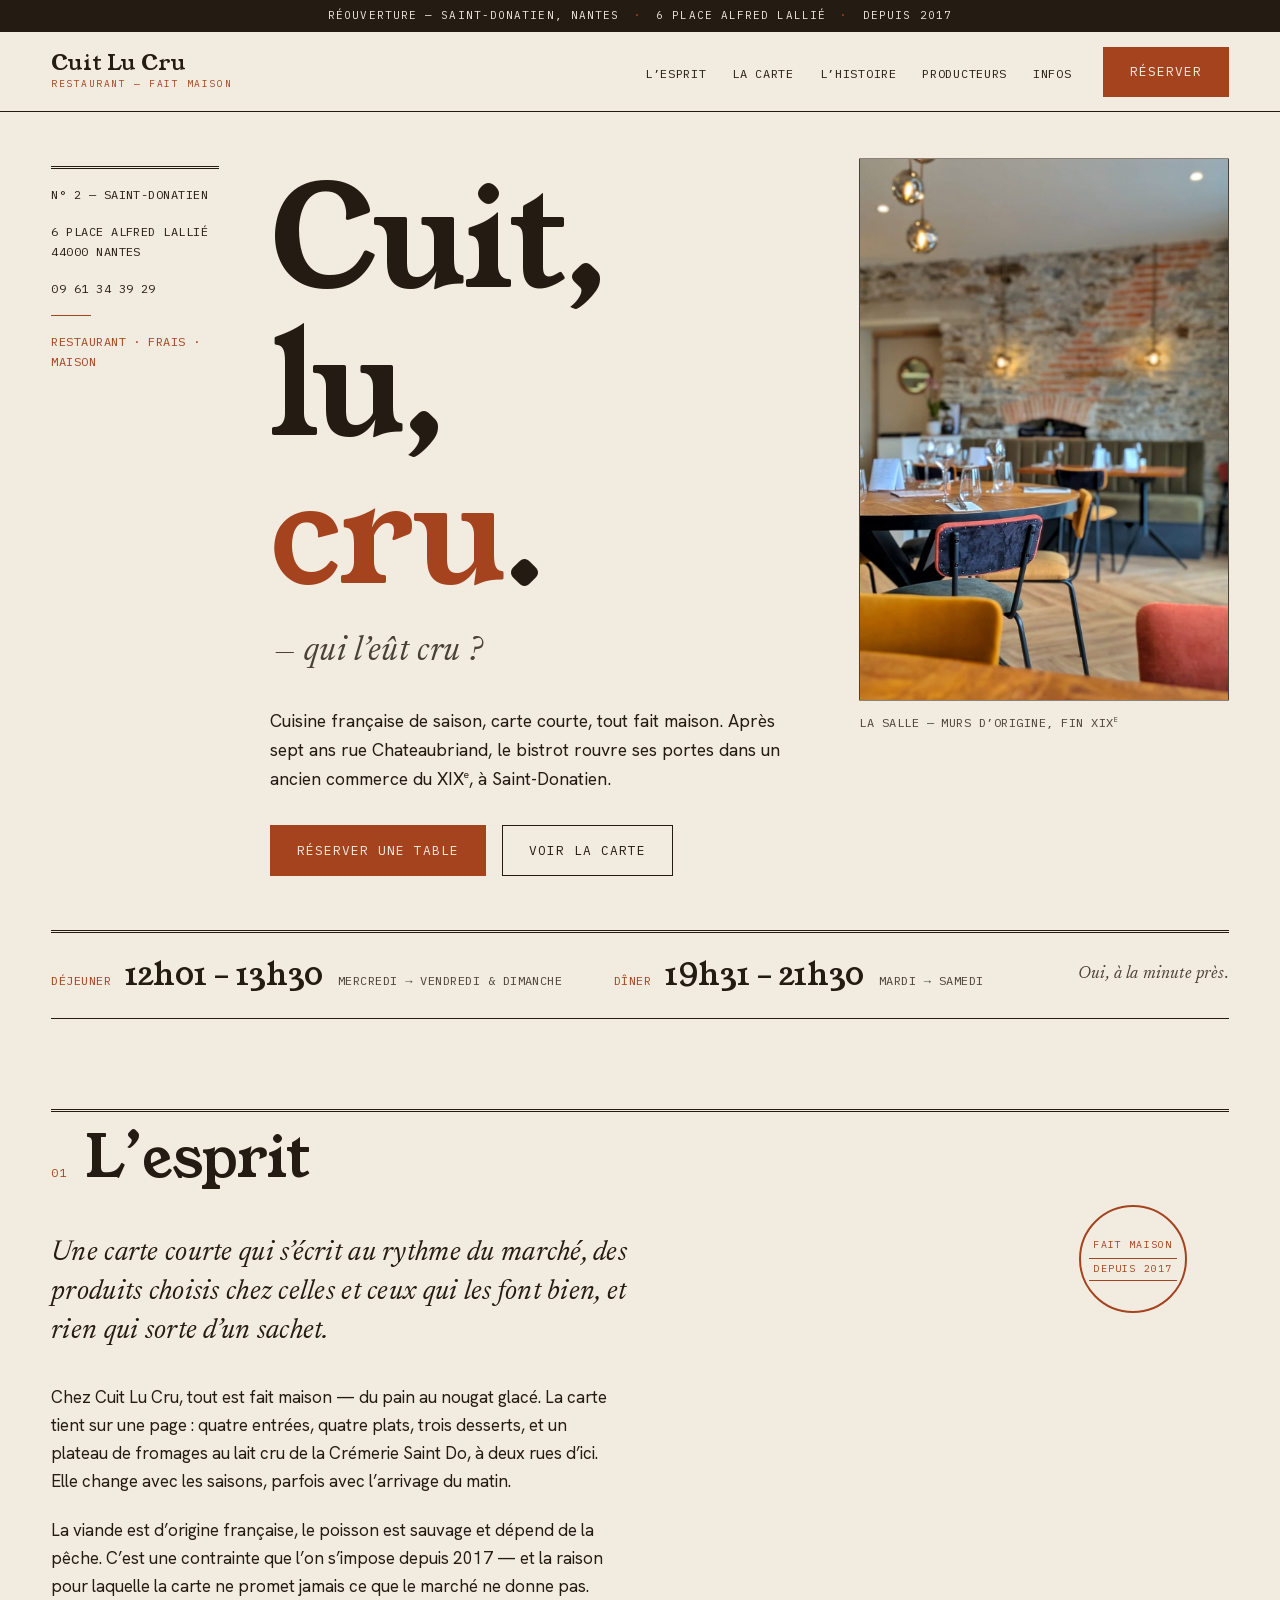
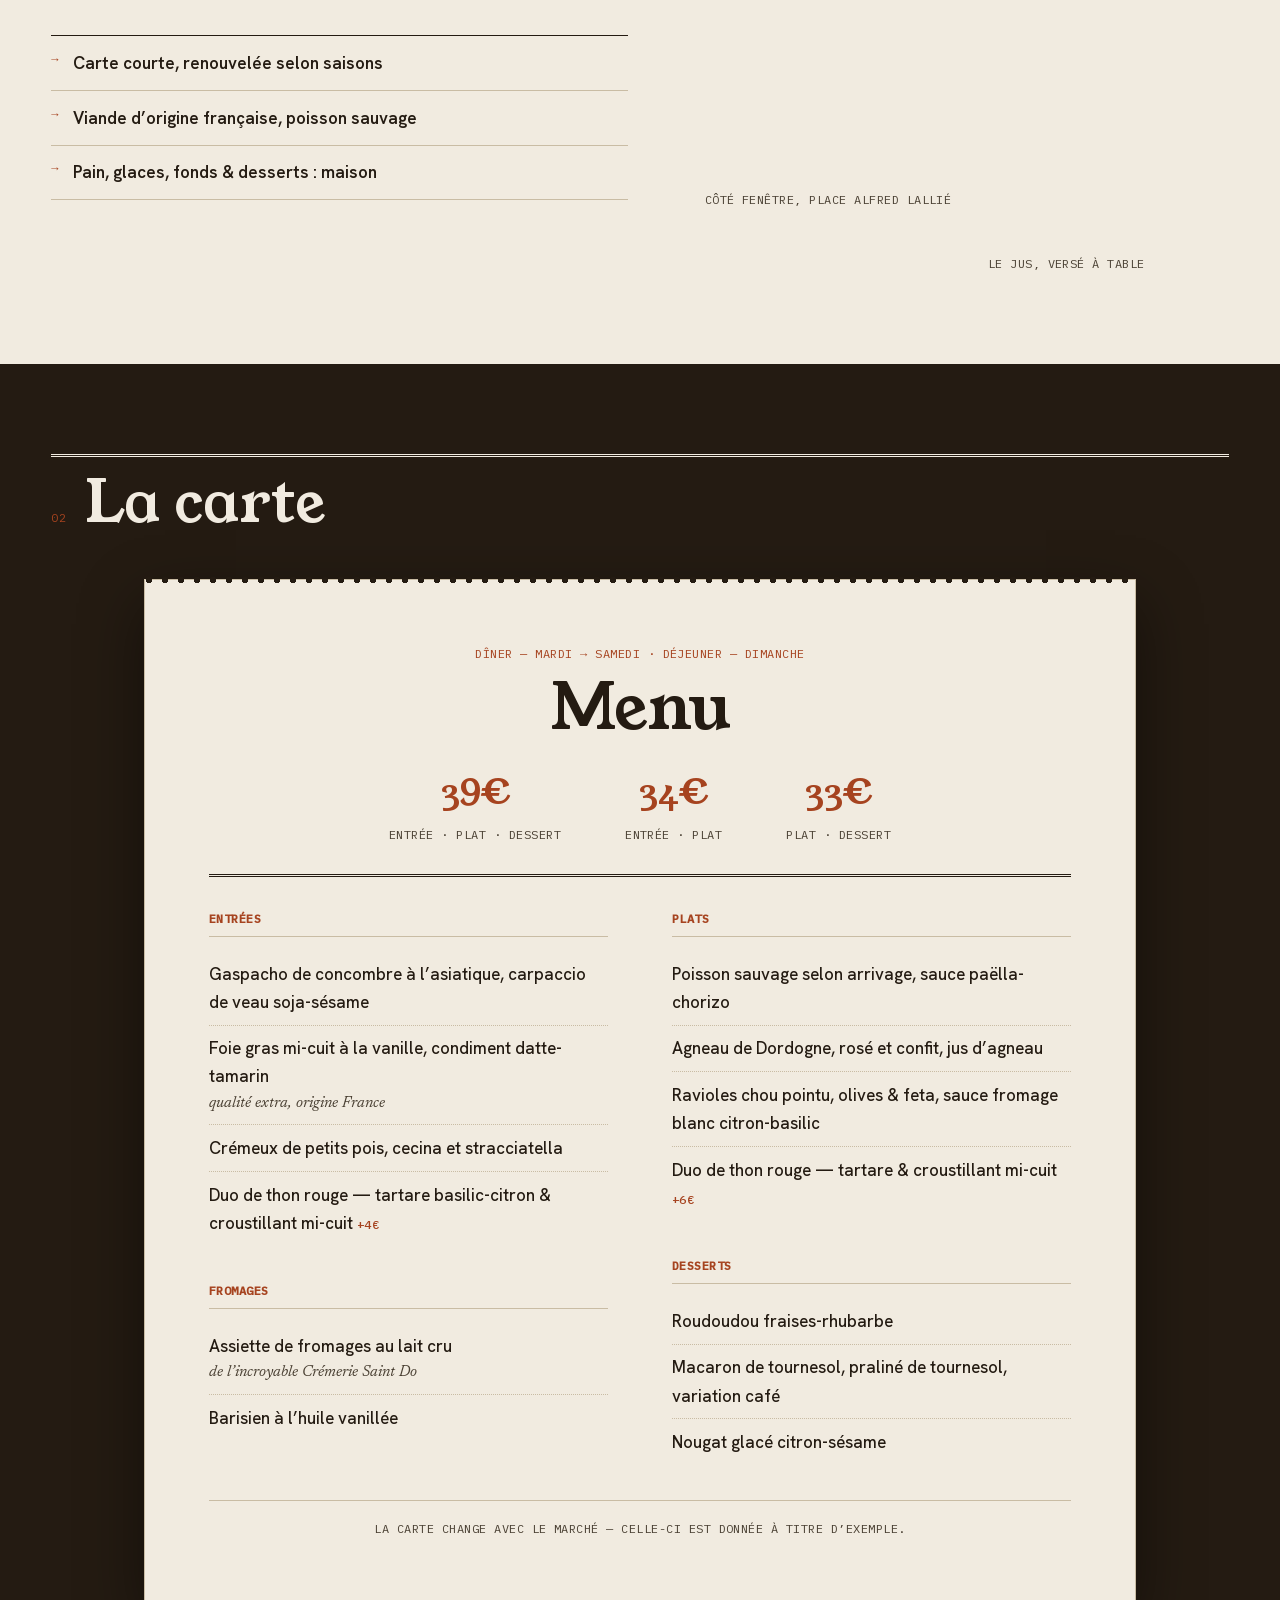
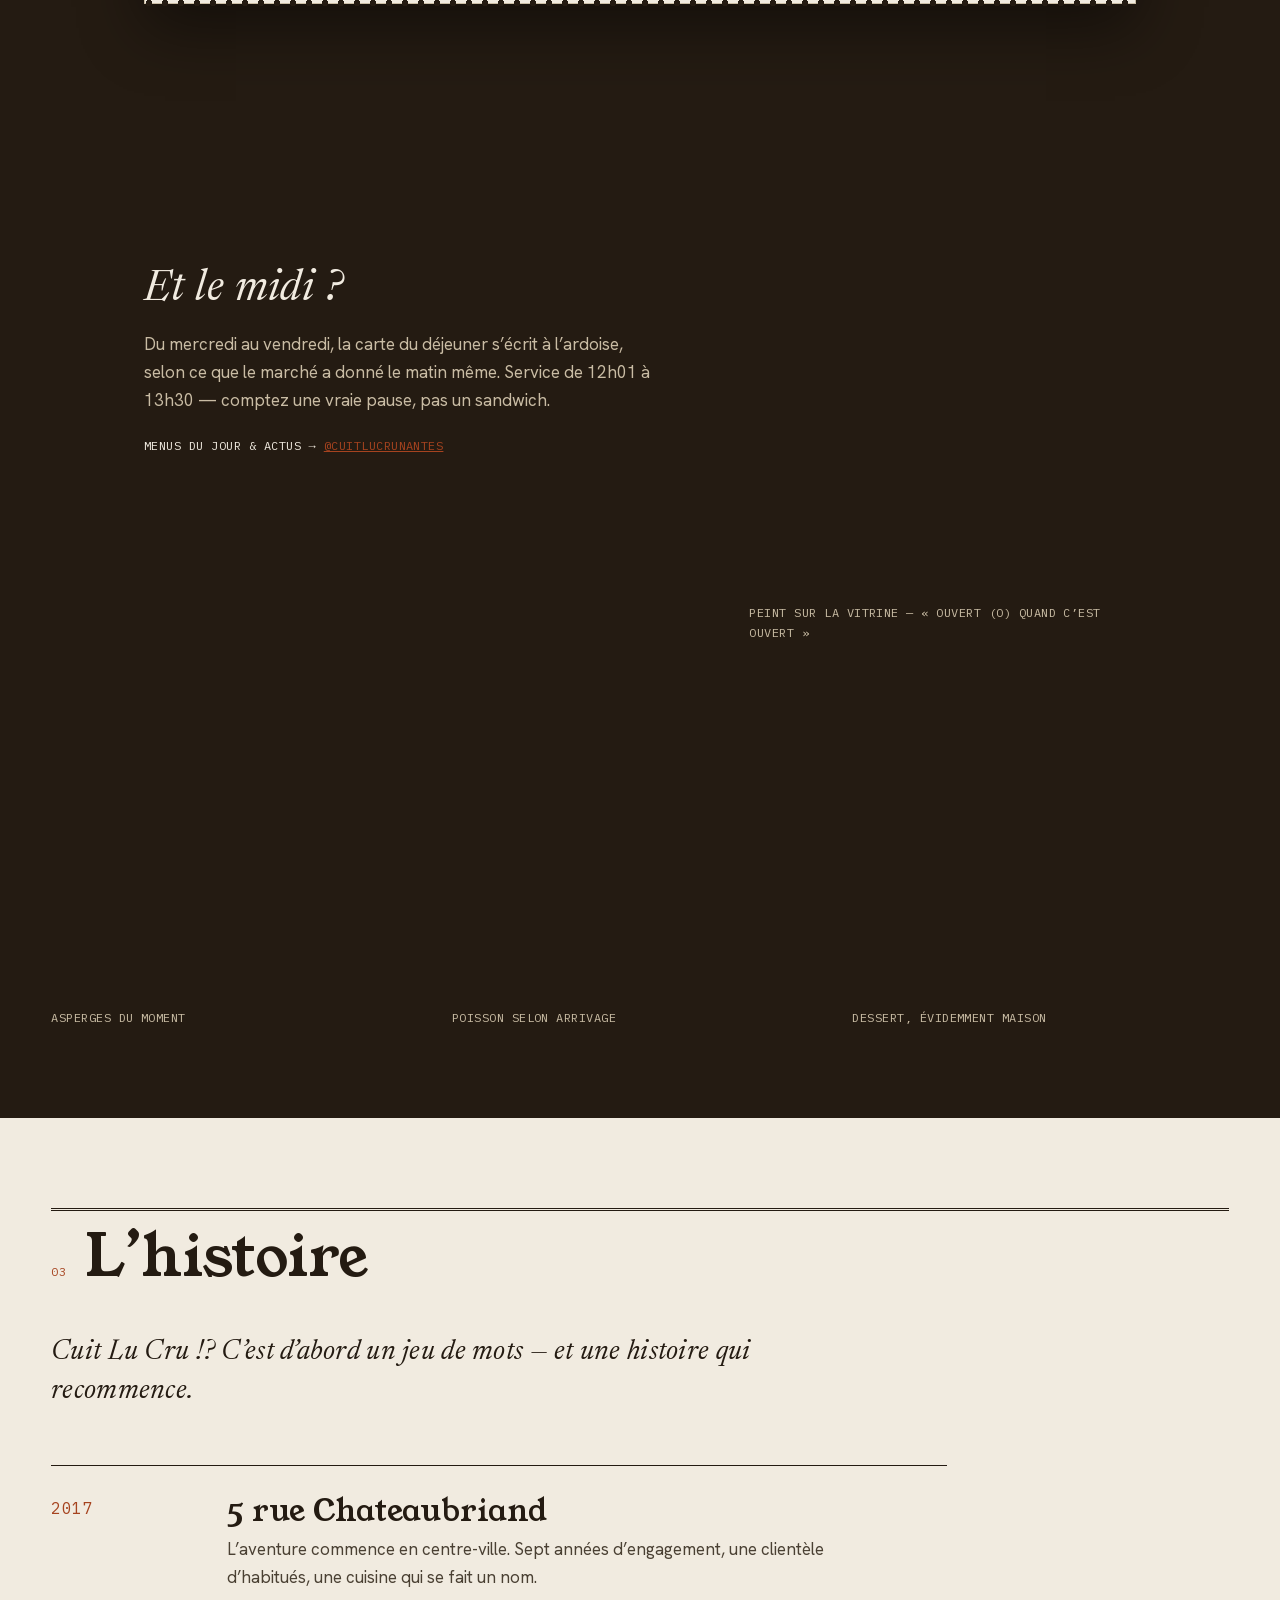
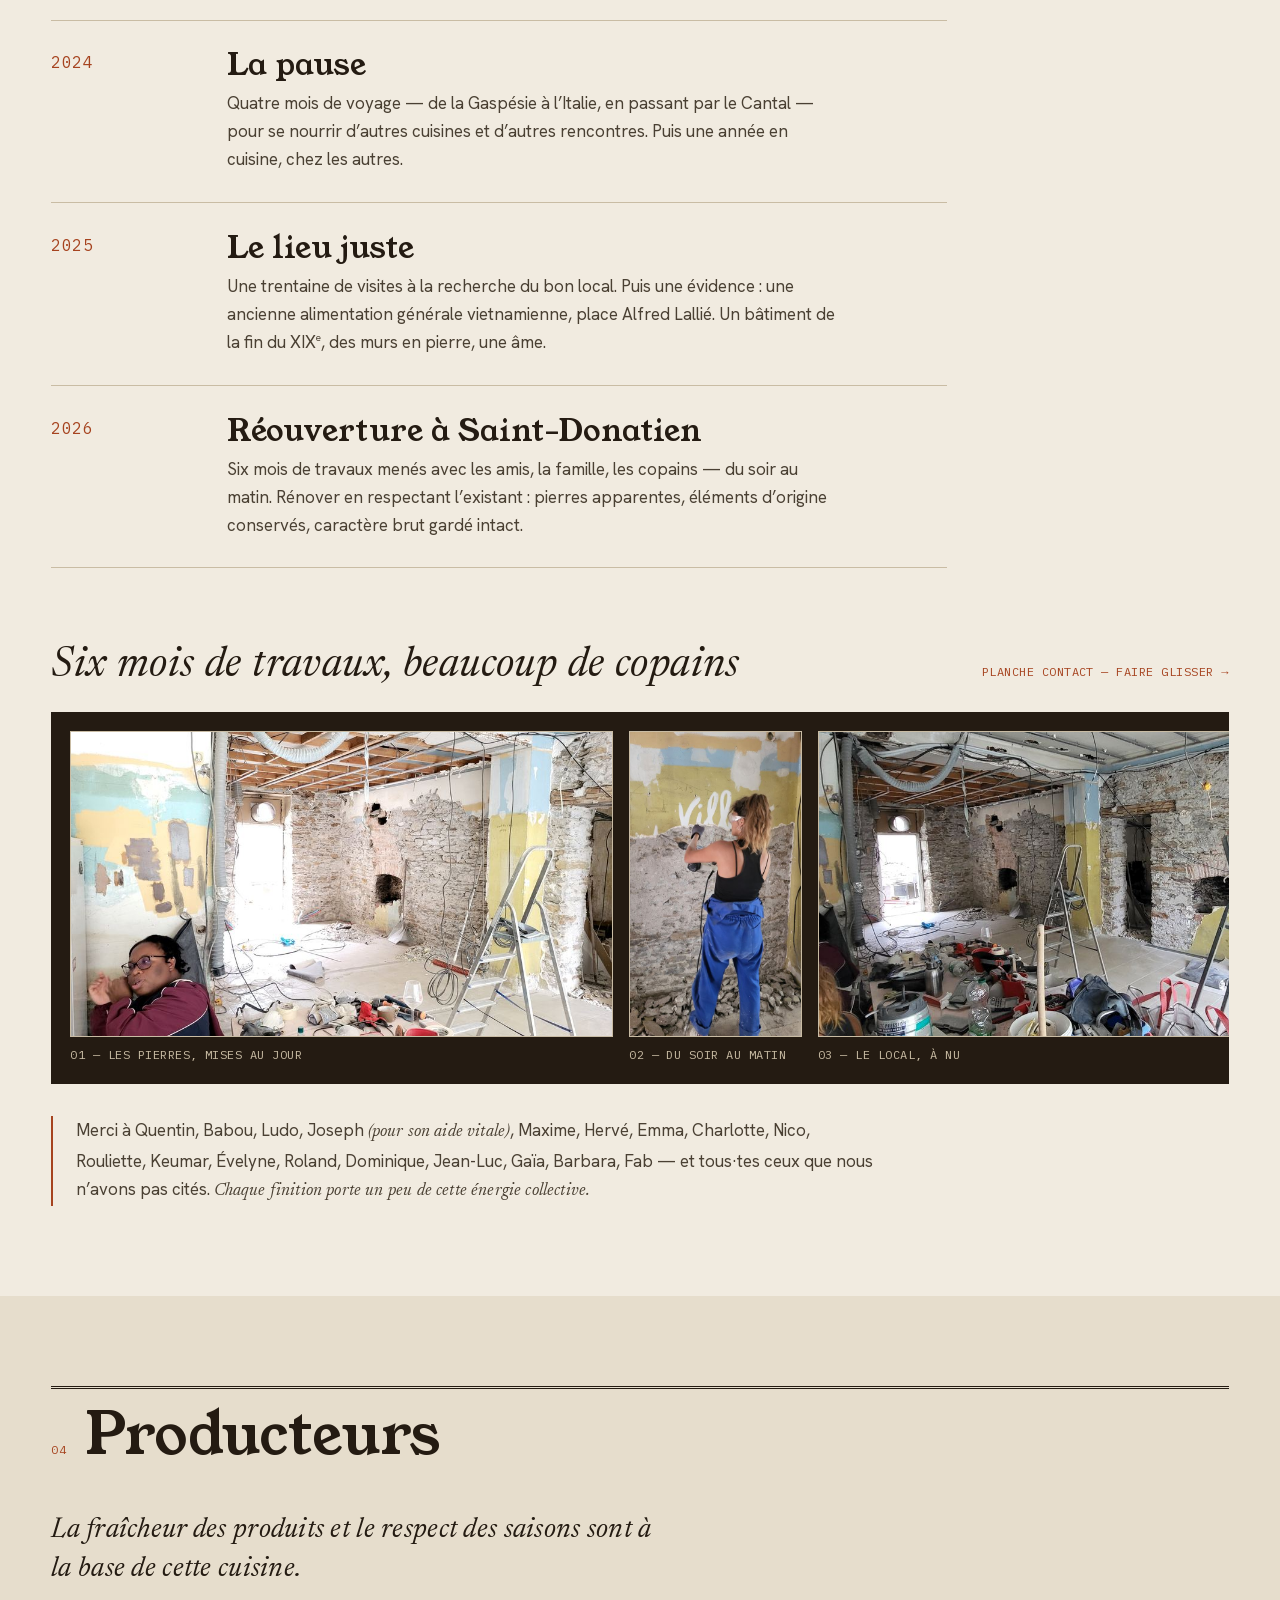
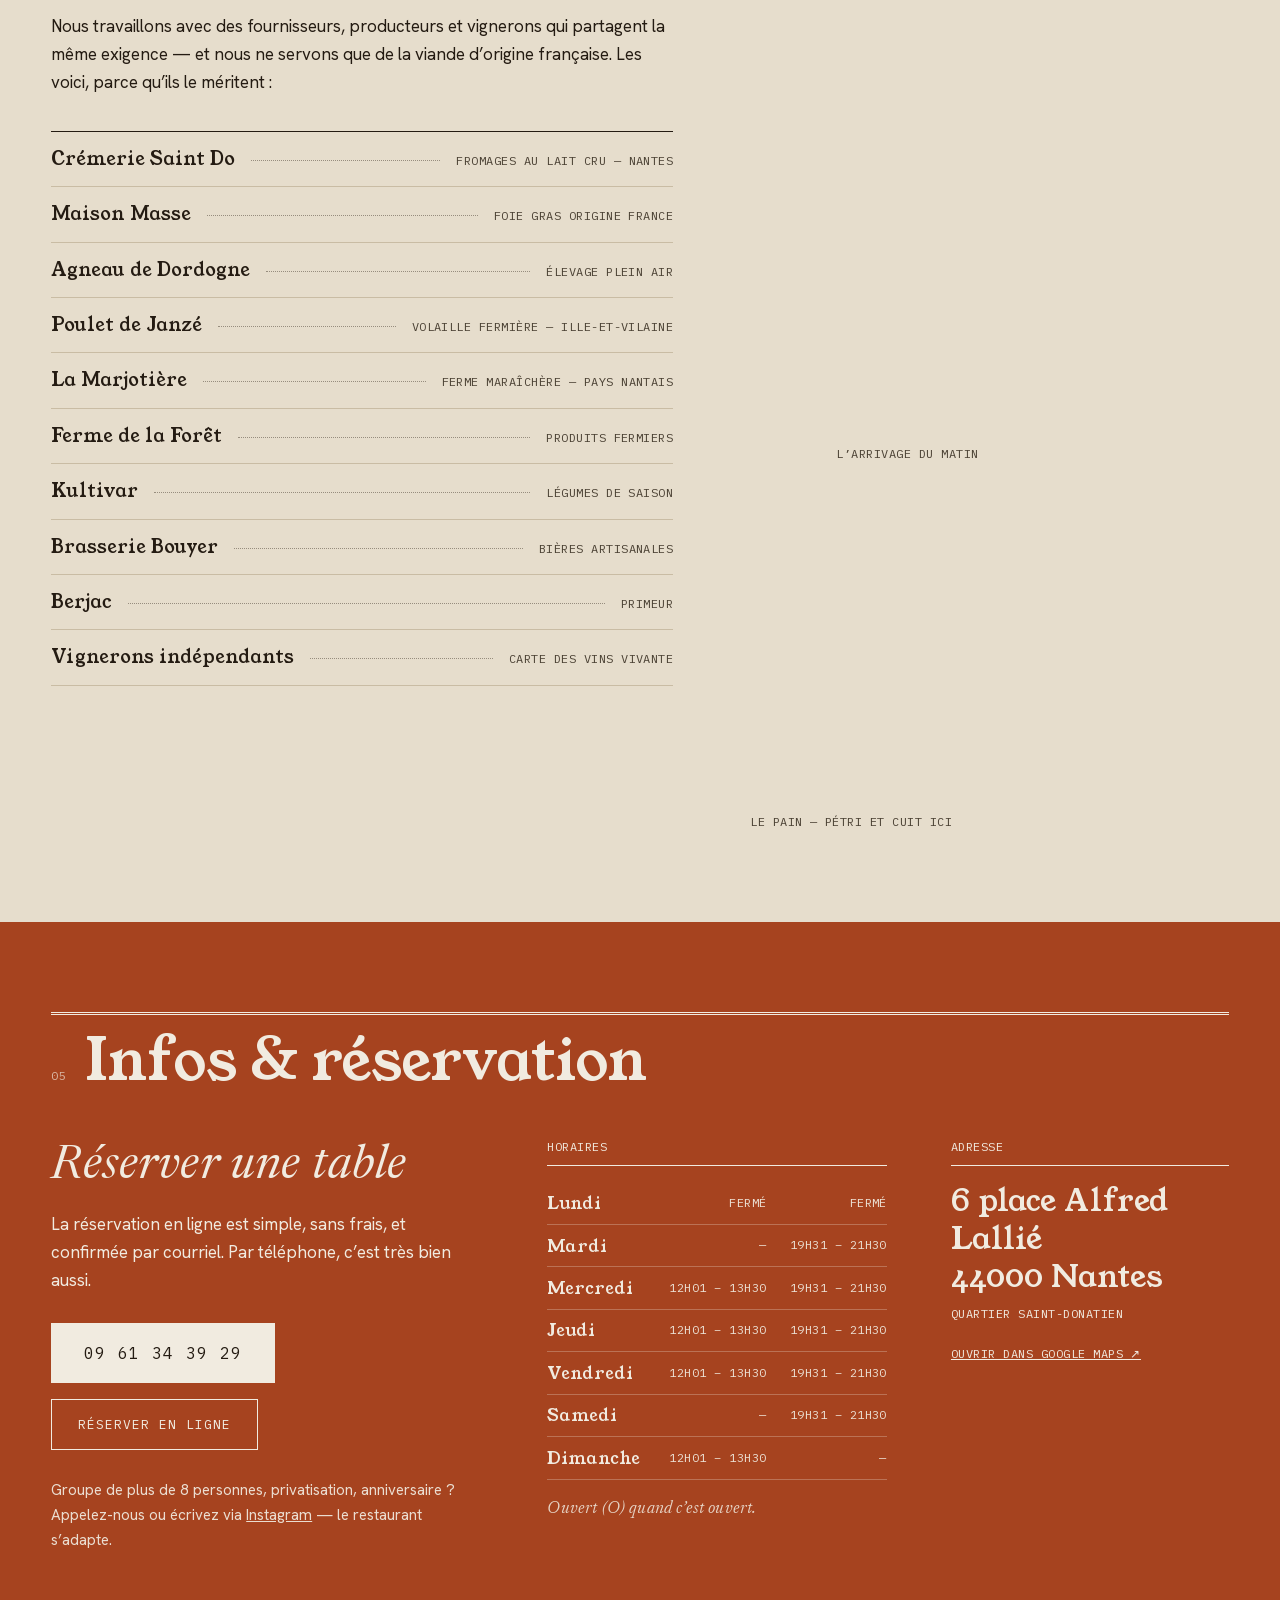
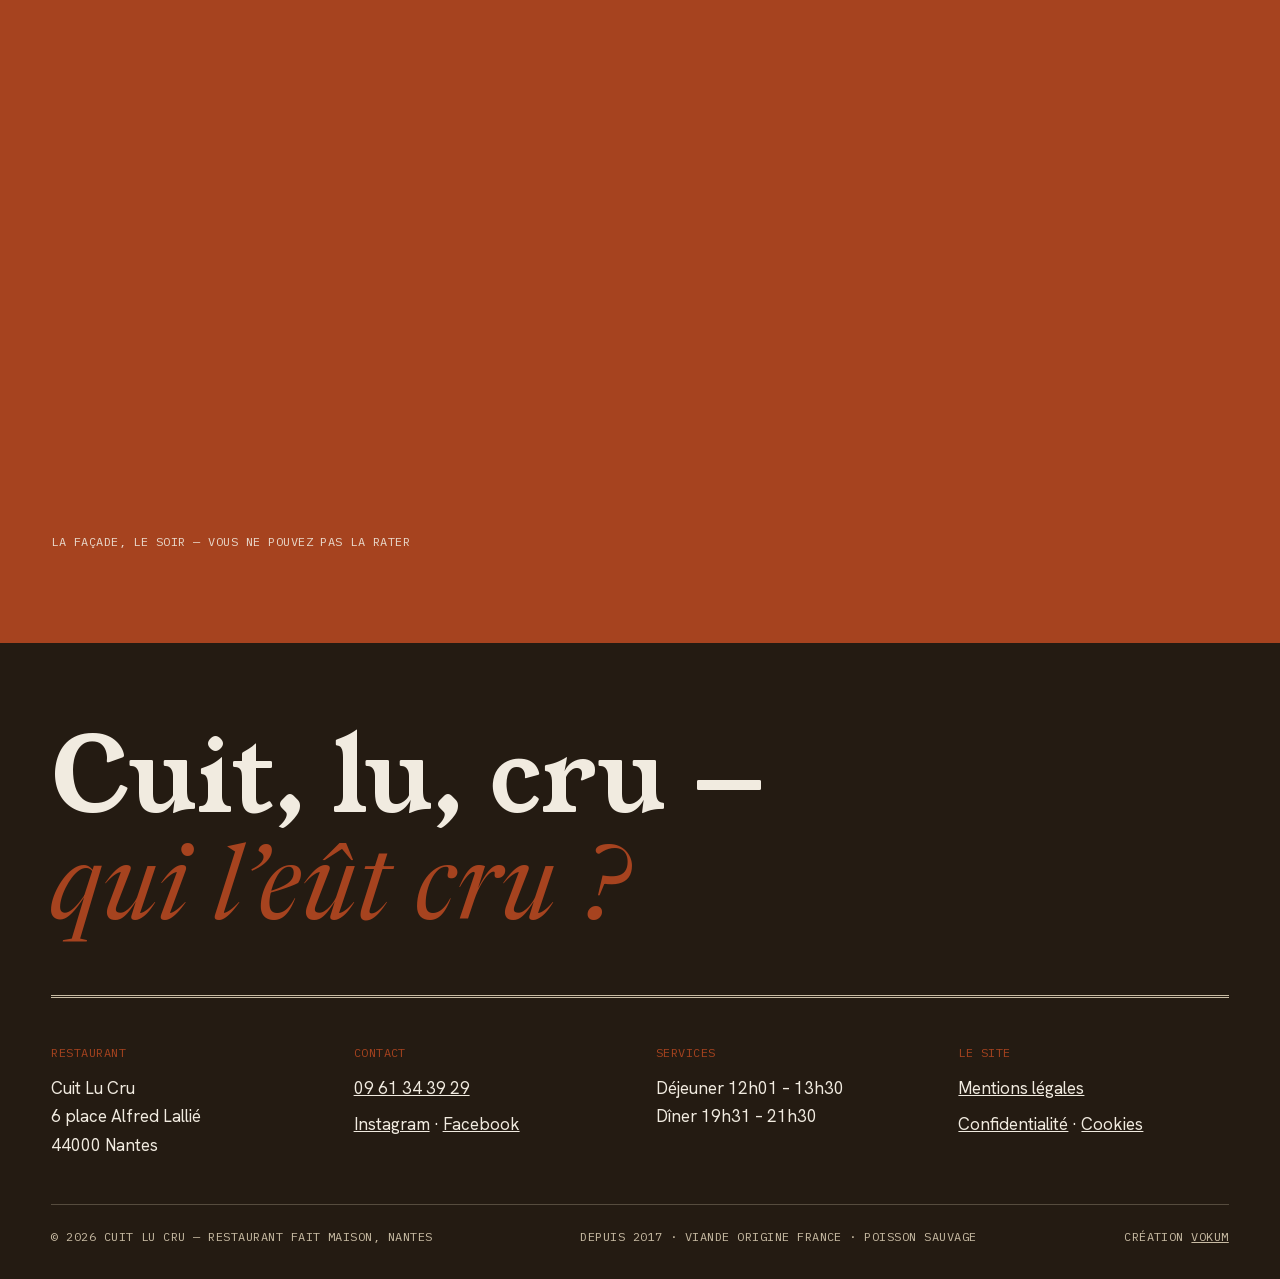
<file: index.html>
<!DOCTYPE html>
<html lang="fr">
<head>
  <meta charset="UTF-8">
  <meta name="viewport" content="width=device-width, initial-scale=1.0">
  <title>Cuit Lu Cru — Restaurant fait maison à Nantes, Saint-Donatien</title>
  <meta name="description" content="Cuisine française de saison, carte courte, tout fait maison. Cuit Lu Cru rouvre à Saint-Donatien — 6 place Alfred Lallié, Nantes. Depuis 2017.">
  <link rel="canonical" href="https://www.nantes.restaurant/">
  <meta property="og:type" content="restaurant">
  <meta property="og:title" content="Cuit Lu Cru — Restaurant fait maison à Nantes">
  <meta property="og:description" content="Cuisine française de saison, carte courte, tout fait maison. Réouverture à Saint-Donatien, 6 place Alfred Lallié, Nantes.">
  <meta property="og:image" content="https://www.nantes.restaurant/assets/salle.jpg">
  <meta property="og:locale" content="fr_FR">
  <link rel="icon" href="assets/logo.gif">
  <link rel="preload" href="assets/font/young-serif-normal-latin.woff2" as="font" type="font/woff2" crossorigin>
  <link rel="preload" href="assets/font/hanken-grotesk-normal-latin.woff2" as="font" type="font/woff2" crossorigin>
  <link rel="stylesheet" href="styles.css">
  <script type="application/ld+json">
  {
    "@context": "https://schema.org",
    "@type": "Restaurant",
    "name": "Cuit Lu Cru",
    "servesCuisine": "Cuisine française de saison",
    "priceRange": "€€",
    "telephone": "+33961343929",
    "address": {
      "@type": "PostalAddress",
      "streetAddress": "6 place Alfred Lallié",
      "addressLocality": "Nantes",
      "postalCode": "44000",
      "addressCountry": "FR"
    },
    "foundingDate": "2017",
    "url": "https://www.nantes.restaurant",
    "sameAs": [
      "https://www.instagram.com/cuitlucrunantes",
      "https://www.facebook.com/CuitLuCruRestaurant"
    ],
    "openingHoursSpecification": [
      { "@type": "OpeningHoursSpecification", "dayOfWeek": ["Wednesday","Thursday","Friday","Sunday"], "opens": "12:01", "closes": "13:30" },
      { "@type": "OpeningHoursSpecification", "dayOfWeek": ["Tuesday","Wednesday","Thursday","Friday","Saturday"], "opens": "19:31", "closes": "21:30" }
    ]
  }
  </script>
</head>
<body>

  <!-- Séquence d'ouverture -->
  <div class="intro" id="intro" aria-hidden="true">
    <div class="intro__inner">
      <p class="intro__kicker mono">Restaurant — fait maison — Nantes</p>
      <p class="intro__title">
        <span class="intro__word"><span class="intro__word-inner">Cuit,</span></span>
        <span class="intro__word"><span class="intro__word-inner">lu,</span></span>
        <span class="intro__word intro__word--accent"><span class="intro__word-inner">cru.</span></span>
      </p>
      <div class="intro__rule" aria-hidden="true"></div>
      <p class="intro__pun"><em>— qui l’eût cru&nbsp;?</em></p>
    </div>
  </div>

  <!-- Bandeau édition -->
  <div class="edition-bar" role="note">
    <span>Réouverture — Saint-Donatien, Nantes</span>
    <span class="edition-bar__sep" aria-hidden="true">·</span>
    <span>6 place Alfred Lallié</span>
    <span class="edition-bar__sep" aria-hidden="true">·</span>
    <span>Depuis 2017</span>
  </div>

  <header class="header" id="header">
    <nav class="nav" aria-label="Navigation principale">
      <a class="nav__brand" href="#top">
        <span class="nav__brand-name">Cuit&nbsp;Lu&nbsp;Cru</span>
        <span class="nav__brand-sub">restaurant — fait maison</span>
      </a>
      <ul class="nav__links">
        <li><a href="#esprit">L’esprit</a></li>
        <li><a href="#carte">La carte</a></li>
        <li><a href="#histoire">L’histoire</a></li>
        <li><a href="#producteurs">Producteurs</a></li>
        <li><a href="#infos">Infos</a></li>
      </ul>
      <a class="btn btn--fill nav__cta" href="tel:+33961343929">Réserver</a>
      <button class="nav__burger" id="burger" aria-label="Ouvrir le menu" aria-expanded="false" aria-controls="mobile-menu">
        <span></span><span></span>
      </button>
    </nav>
  </header>

  <!-- Menu mobile -->
  <div class="mobile-menu" id="mobile-menu" aria-hidden="true">
    <nav aria-label="Menu mobile">
      <a href="#esprit"><em>01</em> L’esprit</a>
      <a href="#carte"><em>02</em> La carte</a>
      <a href="#histoire"><em>03</em> L’histoire</a>
      <a href="#producteurs"><em>04</em> Producteurs</a>
      <a href="#infos"><em>05</em> Infos &amp; réservation</a>
    </nav>
    <div class="mobile-menu__foot">
      <a class="btn btn--fill" href="tel:+33961343929">Réserver — 09 61 34 39 29</a>
      <p>6 place Alfred Lallié, 44000 Nantes</p>
    </div>
  </div>

  <main id="top">

    <!-- ============ HERO ============ -->
    <section class="hero">
      <div class="hero__grid">

        <aside class="hero__meta reveal">
          <p class="mono">N° 2 — Saint-Donatien</p>
          <p class="mono">6 place Alfred Lallié<br>44000 Nantes</p>
          <p class="mono"><a href="tel:+33961343929">09 61 34 39 29</a></p>
          <div class="hero__meta-rule" aria-hidden="true"></div>
          <p class="mono hero__meta-note">Restaurant · Frais · Maison</p>
        </aside>

        <div class="hero__title-block">
          <h1 class="hero__title">
            <span class="hero__title-line reveal"><span class="hero__title-inner">Cuit,</span></span>
            <span class="hero__title-line reveal"><span class="hero__title-inner">lu,</span></span>
            <span class="hero__title-line hero__title-line--accent reveal"><span class="hero__title-inner">cru<span class="hero__dot">.</span></span></span>
          </h1>
          <p class="hero__pun reveal"><em>— qui l’eût cru&nbsp;?</em></p>
          <p class="hero__lead reveal">Cuisine française de saison, carte courte, tout fait maison.
          Après sept ans rue Chateaubriand, le bistrot rouvre ses portes
          dans un ancien commerce du XIX<sup>e</sup>, à Saint-Donatien.</p>
          <div class="hero__actions reveal">
            <a class="btn btn--fill" href="#infos">Réserver une table</a>
            <a class="btn btn--ghost" href="#carte">Voir la carte</a>
          </div>
        </div>

        <figure class="hero__photo">
          <div class="img-reveal"><img src="assets/salle.jpg" alt="La salle du restaurant Cuit Lu Cru : murs en pierre et brique apparente, tables dressées, suspensions en verre" width="1012" height="1800" fetchpriority="high"></div>
          <figcaption class="mono">La salle — murs d’origine, fin XIX<sup>e</sup></figcaption>
        </figure>
      </div>

      <div class="hero__hours reveal">
        <div class="hero__hours-item">
          <span class="mono hero__hours-label">Déjeuner</span>
          <span class="hero__hours-time">12h01&thinsp;–&thinsp;13h30</span>
          <span class="mono hero__hours-days">mercredi → vendredi &amp; dimanche</span>
        </div>
        <div class="hero__hours-item">
          <span class="mono hero__hours-label">Dîner</span>
          <span class="hero__hours-time">19h31&thinsp;–&thinsp;21h30</span>
          <span class="mono hero__hours-days">mardi → samedi</span>
        </div>
        <p class="hero__hours-wink"><em>Oui, à la minute près.</em></p>
      </div>
    </section>

    <!-- ============ 01 · L'ESPRIT ============ -->
    <section class="esprit" id="esprit">
      <div class="section-head reveal">
        <span class="mono section-head__num">01</span>
        <h2>L’esprit</h2>
      </div>

      <div class="esprit__grid">
        <div class="esprit__text">
          <p class="lead reveal"><em>Une carte courte qui s’écrit au rythme du marché,
          des produits choisis chez celles et ceux qui les font bien,
          et rien qui sorte d’un sachet.</em></p>
          <p class="reveal">Chez Cuit Lu Cru, tout est fait maison — du pain au nougat glacé.
          La carte tient sur une page&nbsp;: quatre entrées, quatre plats, trois desserts,
          et un plateau de fromages au lait cru de la Crémerie Saint&nbsp;Do, à deux rues d’ici.
          Elle change avec les saisons, parfois avec l’arrivage du matin.</p>
          <p class="reveal">La viande est d’origine française, le poisson est sauvage et dépend
          de la pêche. C’est une contrainte que l’on s’impose depuis 2017&nbsp;—
          et la raison pour laquelle la carte ne promet jamais ce que le marché ne donne pas.</p>
          <ul class="esprit__points reveal">
            <li><span class="mono">→</span> Carte courte, renouvelée selon saisons</li>
            <li><span class="mono">→</span> Viande d’origine française, poisson sauvage</li>
            <li><span class="mono">→</span> Pain, glaces, fonds &amp; desserts&nbsp;: maison</li>
          </ul>
        </div>

        <div class="esprit__photos">
          <figure class="esprit__photo-main reveal">
            <div class="img-reveal"><img src="assets/table-fenetre.jpg" alt="Table dressée près de la fenêtre, verres et fleurs séchées" width="1012" height="1800" loading="lazy"></div>
            <figcaption class="mono">Côté fenêtre, place Alfred Lallié</figcaption>
          </figure>
          <figure class="esprit__photo-detail reveal">
            <div class="img-reveal"><img src="assets/service-sauce.jpg" alt="Sauce versée au service dans des pichets en grès" width="1013" height="1800" loading="lazy"></div>
            <figcaption class="mono">Le jus, versé à table</figcaption>
          </figure>
          <div class="stamp reveal" aria-hidden="true">
            <span>Fait maison</span>
            <span class="stamp__inner">depuis 2017</span>
          </div>
        </div>
      </div>
    </section>

    <!-- ============ 02 · LA CARTE ============ -->
    <section class="carte" id="carte">
      <div class="section-head section-head--light reveal">
        <span class="mono section-head__num">02</span>
        <h2>La carte</h2>
      </div>

      <div class="carte__paper reveal">
        <header class="carte__paper-head">
          <p class="mono">Dîner — mardi → samedi · Déjeuner — dimanche</p>
          <h3>Menu</h3>
          <div class="carte__formules">
            <div><span class="carte__formule-price">39€</span><span class="mono">entrée · plat · dessert</span></div>
            <div><span class="carte__formule-price">34€</span><span class="mono">entrée · plat</span></div>
            <div><span class="carte__formule-price">33€</span><span class="mono">plat · dessert</span></div>
          </div>
        </header>

        <div class="carte__cols">
          <div class="carte__col">
            <h4 class="carte__cat mono">Entrées</h4>
            <ul>
              <li><span class="carte__dish">Gaspacho de concombre à l’asiatique, carpaccio de veau soja-sésame</span></li>
              <li><span class="carte__dish">Foie gras mi-cuit à la vanille, condiment datte-tamarin <span class="carte__note">qualité extra, origine France</span></span></li>
              <li><span class="carte__dish">Crémeux de petits pois, cecina et stracciatella</span></li>
              <li><span class="carte__dish">Duo de thon rouge — tartare basilic-citron &amp; croustillant mi-cuit <span class="carte__sup mono">+4€</span></span></li>
            </ul>

            <h4 class="carte__cat mono">Fromages</h4>
            <ul>
              <li><span class="carte__dish">Assiette de fromages au lait cru <span class="carte__note">de l’incroyable Crémerie Saint&nbsp;Do</span></span></li>
              <li><span class="carte__dish">Barisien à l’huile vanillée</span></li>
            </ul>
          </div>

          <div class="carte__col">
            <h4 class="carte__cat mono">Plats</h4>
            <ul>
              <li><span class="carte__dish">Poisson sauvage selon arrivage, sauce paëlla-chorizo</span></li>
              <li><span class="carte__dish">Agneau de Dordogne, rosé et confit, jus d’agneau</span></li>
              <li><span class="carte__dish">Ravioles chou pointu, olives &amp; feta, sauce fromage blanc citron-basilic</span></li>
              <li><span class="carte__dish">Duo de thon rouge — tartare &amp; croustillant mi-cuit <span class="carte__sup mono">+6€</span></span></li>
            </ul>

            <h4 class="carte__cat mono">Desserts</h4>
            <ul>
              <li><span class="carte__dish">Roudoudou fraises-rhubarbe</span></li>
              <li><span class="carte__dish">Macaron de tournesol, praliné de tournesol, variation café</span></li>
              <li><span class="carte__dish">Nougat glacé citron-sésame</span></li>
            </ul>
          </div>
        </div>

        <footer class="carte__paper-foot">
          <p class="mono">La carte change avec le marché — celle-ci est donnée à titre d’exemple.</p>
        </footer>
      </div>

      <div class="carte__midi reveal">
        <div class="carte__midi-text">
          <h3><em>Et le midi&nbsp;?</em></h3>
          <p>Du mercredi au vendredi, la carte du déjeuner s’écrit à l’ardoise,
          selon ce que le marché a donné le matin même. Service de 12h01 à 13h30 — comptez
          une vraie pause, pas un sandwich.</p>
          <p class="mono carte__midi-follow">Menus du jour &amp; actus → <a href="https://www.instagram.com/cuitlucrunantes" target="_blank" rel="noopener">@cuitlucrunantes</a></p>
        </div>
        <figure class="carte__midi-photo">
          <div class="img-reveal"><img src="assets/vitrine-horaires.jpg" alt="Les horaires peints à la main sur la vitrine du restaurant" width="1013" height="1800" loading="lazy"></div>
          <figcaption class="mono">Peint sur la vitrine — « ouvert (O) quand c’est ouvert »</figcaption>
        </figure>
      </div>

      <!-- Bande photos plats -->
      <div class="carte__band">
        <figure class="reveal">
          <div class="img-reveal"><img src="assets/asperges.jpg" alt="Asperges blanches, sauce crémeuse et piment doux" width="1800" height="1013" loading="lazy"></div>
          <figcaption class="mono">Asperges du moment</figcaption>
        </figure>
        <figure class="reveal">
          <div class="img-reveal"><img src="assets/poisson.jpg" alt="Poisson sauvage dressé, condiments et légumes glacés" width="1800" height="1013" loading="lazy"></div>
          <figcaption class="mono">Poisson selon arrivage</figcaption>
        </figure>
        <figure class="reveal">
          <div class="img-reveal"><img src="assets/dessert-sable.jpg" alt="Sablé, crème et miel — dessert fait maison" width="1800" height="1013" loading="lazy"></div>
          <figcaption class="mono">Dessert, évidemment maison</figcaption>
        </figure>
      </div>
    </section>

    <!-- ============ 03 · L'HISTOIRE ============ -->
    <section class="histoire" id="histoire">
      <div class="section-head reveal">
        <span class="mono section-head__num">03</span>
        <h2>L’histoire</h2>
      </div>

      <div class="histoire__intro reveal">
        <p class="lead"><em>Cuit Lu Cru&nbsp;!? C’est d’abord un jeu de mots —
        et une histoire qui recommence.</em></p>
      </div>

      <ol class="timeline">
        <li class="timeline__item reveal">
          <span class="timeline__year mono">2017</span>
          <div>
            <h3>5 rue Chateaubriand</h3>
            <p>L’aventure commence en centre-ville. Sept années d’engagement,
            une clientèle d’habitués, une cuisine qui se fait un nom.</p>
          </div>
        </li>
        <li class="timeline__item reveal">
          <span class="timeline__year mono">2024</span>
          <div>
            <h3>La pause</h3>
            <p>Quatre mois de voyage — de la Gaspésie à l’Italie, en passant par
            le Cantal — pour se nourrir d’autres cuisines et d’autres rencontres.
            Puis une année en cuisine, chez les autres.</p>
          </div>
        </li>
        <li class="timeline__item reveal">
          <span class="timeline__year mono">2025</span>
          <div>
            <h3>Le lieu juste</h3>
            <p>Une trentaine de visites à la recherche du bon local. Puis une évidence&nbsp;:
            une ancienne alimentation générale vietnamienne, place Alfred Lallié.
            Un bâtiment de la fin du XIX<sup>e</sup>, des murs en pierre, une âme.</p>
          </div>
        </li>
        <li class="timeline__item reveal">
          <span class="timeline__year mono">2026</span>
          <div>
            <h3>Réouverture à Saint-Donatien</h3>
            <p>Six mois de travaux menés avec les amis, la famille, les copains —
            du soir au matin. Rénover en respectant l’existant&nbsp;: pierres apparentes,
            éléments d’origine conservés, caractère brut gardé intact.</p>
          </div>
        </li>
      </ol>

      <!-- Planche contact chantier -->
      <div class="chantier">
        <div class="chantier__head reveal">
          <h3><em>Six mois de travaux, beaucoup de copains</em></h3>
          <p class="mono">planche contact — faire glisser →</p>
        </div>
        <div class="chantier__strip" id="chantier-strip">
          <figure><img src="assets/chantier-pierre.jpg" alt="Mise au jour des murs en pierre pendant le chantier" loading="lazy"><figcaption class="mono">01 — les pierres, mises au jour</figcaption></figure>
          <figure><img src="assets/chantier-perceuse.jpg" alt="Travail au perforateur sur les murs" loading="lazy"><figcaption class="mono">02 — du soir au matin</figcaption></figure>
          <figure><img src="assets/chantier-murs.jpg" alt="Le local en plein chantier, murs bruts" loading="lazy"><figcaption class="mono">03 — le local, à nu</figcaption></figure>
          <figure><img src="assets/chantier-carrelage.jpg" alt="Pose du carrelage à la main" loading="lazy"><figcaption class="mono">04 — carrelage, à la main</figcaption></figure>
          <figure><img src="assets/chantier-van.jpg" alt="Chargement des gravats dans le van" loading="lazy"><figcaption class="mono">05 — les gravats</figcaption></figure>
          <figure><img src="assets/chantier-sacs.jpg" alt="Évacuation des sacs de gravats entre amis" loading="lazy"><figcaption class="mono">06 — coups de main</figcaption></figure>
          <figure><img src="assets/chantier-echelle.jpg" alt="Sur l'échelle, dépose du faux plafond" loading="lazy"><figcaption class="mono">07 — plafond déposé</figcaption></figure>
          <figure><img src="assets/chantier-equipe.jpg" alt="L'équipe de copains réunie dans le futur restaurant" loading="lazy"><figcaption class="mono">08 — l’équipe du soir</figcaption></figure>
        </div>
        <p class="chantier__thanks reveal">Merci à Quentin, Babou, Ludo, Joseph <em>(pour son aide vitale)</em>,
        Maxime, Hervé, Emma, Charlotte, Nico, Rouliette, Keumar, Évelyne, Roland, Dominique,
        Jean-Luc, Gaïa, Barbara, Fab — et tous·tes ceux que nous n’avons pas cités.
        <em>Chaque finition porte un peu de cette énergie collective.</em></p>
      </div>
    </section>

    <!-- ============ 04 · PRODUCTEURS ============ -->
    <section class="producteurs" id="producteurs">
      <div class="section-head reveal">
        <span class="mono section-head__num">04</span>
        <h2>Producteurs</h2>
      </div>

      <div class="producteurs__grid">
        <div class="producteurs__text reveal">
          <p class="lead"><em>La fraîcheur des produits et le respect des saisons
          sont à la base de cette cuisine.</em></p>
          <p>Nous travaillons avec des fournisseurs, producteurs et vignerons
          qui partagent la même exigence — et nous ne servons que de la viande
          d’origine française. Les voici, parce qu’ils le méritent&nbsp;:</p>

          <ul class="producteurs__index">
            <li><span>Crémerie Saint&nbsp;Do</span><span class="mono">fromages au lait cru — Nantes</span></li>
            <li><span>Maison Masse</span><span class="mono">foie gras origine France</span></li>
            <li><span>Agneau de Dordogne</span><span class="mono">élevage plein air</span></li>
            <li><span>Poulet de Janzé</span><span class="mono">volaille fermière — Ille-et-Vilaine</span></li>
            <li><span>La Marjotière</span><span class="mono">ferme maraîchère — pays nantais</span></li>
            <li><span>Ferme de la Forêt</span><span class="mono">produits fermiers</span></li>
            <li><span>Kultivar</span><span class="mono">légumes de saison</span></li>
            <li><span>Brasserie Bouyer</span><span class="mono">bières artisanales</span></li>
            <li><span>Berjac</span><span class="mono">primeur</span></li>
            <li><span>Vignerons indépendants</span><span class="mono">carte des vins vivante</span></li>
          </ul>
        </div>

        <div class="producteurs__photos">
          <figure class="reveal">
            <div class="img-reveal"><img src="assets/legumes.jpg" alt="Cagettes de légumes bruts : céleris, choux-fleurs, courges et poireaux" width="1013" height="1800" loading="lazy"></div>
            <figcaption class="mono">L’arrivage du matin</figcaption>
          </figure>
          <figure class="reveal">
            <div class="img-reveal"><img src="assets/pain.jpg" alt="Pain maison tranché, mie dense au levain" width="1800" height="1013" loading="lazy"></div>
            <figcaption class="mono">Le pain — pétri et cuit ici</figcaption>
          </figure>
        </div>
      </div>
    </section>

    <!-- ============ 05 · INFOS & RÉSERVATION ============ -->
    <section class="infos" id="infos">
      <div class="section-head section-head--light reveal">
        <span class="mono section-head__num">05</span>
        <h2>Infos &amp; réservation</h2>
      </div>

      <div class="infos__grid">
        <div class="infos__resa reveal">
          <h3><em>Réserver une table</em></h3>
          <p>La réservation en ligne est simple, sans frais, et confirmée par courriel.
          Par téléphone, c’est très bien aussi.</p>
          <div class="infos__actions">
            <a class="btn btn--fill btn--big" href="tel:+33961343929">09 61 34 39 29</a>
            <a class="btn btn--ghost" href="https://www.nantes.restaurant" target="_blank" rel="noopener">Réserver en ligne</a>
          </div>
          <p class="infos__group">Groupe de plus de 8 personnes, privatisation, anniversaire&nbsp;?
          Appelez-nous ou écrivez via <a href="https://www.instagram.com/cuitlucrunantes" target="_blank" rel="noopener">Instagram</a> —
          le restaurant s’adapte.</p>
        </div>

        <div class="infos__horaires reveal">
          <h3 class="mono infos__label">Horaires</h3>
          <table class="infos__table">
            <tbody>
              <tr><th scope="row">Lundi</th><td class="mono">fermé</td><td class="mono">fermé</td></tr>
              <tr><th scope="row">Mardi</th><td class="mono">—</td><td class="mono">19h31 – 21h30</td></tr>
              <tr><th scope="row">Mercredi</th><td class="mono">12h01 – 13h30</td><td class="mono">19h31 – 21h30</td></tr>
              <tr><th scope="row">Jeudi</th><td class="mono">12h01 – 13h30</td><td class="mono">19h31 – 21h30</td></tr>
              <tr><th scope="row">Vendredi</th><td class="mono">12h01 – 13h30</td><td class="mono">19h31 – 21h30</td></tr>
              <tr><th scope="row">Samedi</th><td class="mono">—</td><td class="mono">19h31 – 21h30</td></tr>
              <tr><th scope="row">Dimanche</th><td class="mono">12h01 – 13h30</td><td class="mono">—</td></tr>
            </tbody>
          </table>
          <p class="infos__wink"><em>Ouvert (O) quand c’est ouvert.</em></p>
        </div>

        <div class="infos__adresse reveal">
          <h3 class="mono infos__label">Adresse</h3>
          <p class="infos__addr-big">6 place Alfred Lallié<br>44000 Nantes</p>
          <p class="mono">quartier Saint-Donatien</p>
          <a class="infos__map mono" href="https://maps.google.com/?q=Cuit+Lu+Cru+6+Place+Alfred+Lallié+44000+Nantes" target="_blank" rel="noopener">Ouvrir dans Google Maps ↗</a>
        </div>
      </div>

      <figure class="infos__facade reveal">
        <div class="img-reveal"><img src="assets/facade-nuit.jpg" alt="La façade terracotta du Cuit Lu Cru, de nuit, place Alfred Lallié" width="1800" height="1013" loading="lazy"></div>
        <figcaption class="mono">La façade, le soir — vous ne pouvez pas la rater</figcaption>
      </figure>
    </section>

  </main>

  <!-- ============ FOOTER ============ -->
  <footer class="footer">
    <div class="footer__big reveal">
      <p class="footer__phrase">Cuit, lu, cru —<br><em>qui l’eût cru&nbsp;?</em></p>
    </div>
    <div class="footer__cols">
      <div>
        <p class="mono footer__label">Restaurant</p>
        <p>Cuit Lu Cru<br>6 place Alfred Lallié<br>44000 Nantes</p>
      </div>
      <div>
        <p class="mono footer__label">Contact</p>
        <p><a href="tel:+33961343929">09 61 34 39 29</a></p>
        <p><a href="https://www.instagram.com/cuitlucrunantes" target="_blank" rel="noopener">Instagram</a> · <a href="https://www.facebook.com/CuitLuCruRestaurant" target="_blank" rel="noopener">Facebook</a></p>
      </div>
      <div>
        <p class="mono footer__label">Services</p>
        <p>Déjeuner 12h01 – 13h30<br>Dîner 19h31 – 21h30</p>
      </div>
      <div>
        <p class="mono footer__label">Le site</p>
        <p><a href="mentions-legales.html">Mentions légales</a></p>
        <p><a href="confidentialite.html">Confidentialité</a> · <a href="confidentialite.html#cookies">Cookies</a></p>
      </div>
    </div>
    <div class="footer__base">
      <p class="mono">© <span id="year">2026</span> Cuit Lu Cru — restaurant fait maison, Nantes</p>
      <p class="mono">Depuis 2017 · viande origine France · poisson sauvage</p>
      <p class="mono">Création <a href="https://vokumagency.com" target="_blank" rel="noopener">Vokum</a></p>
    </div>
  </footer>

  <script src="main.js"></script>
</body>
</html>
</file>
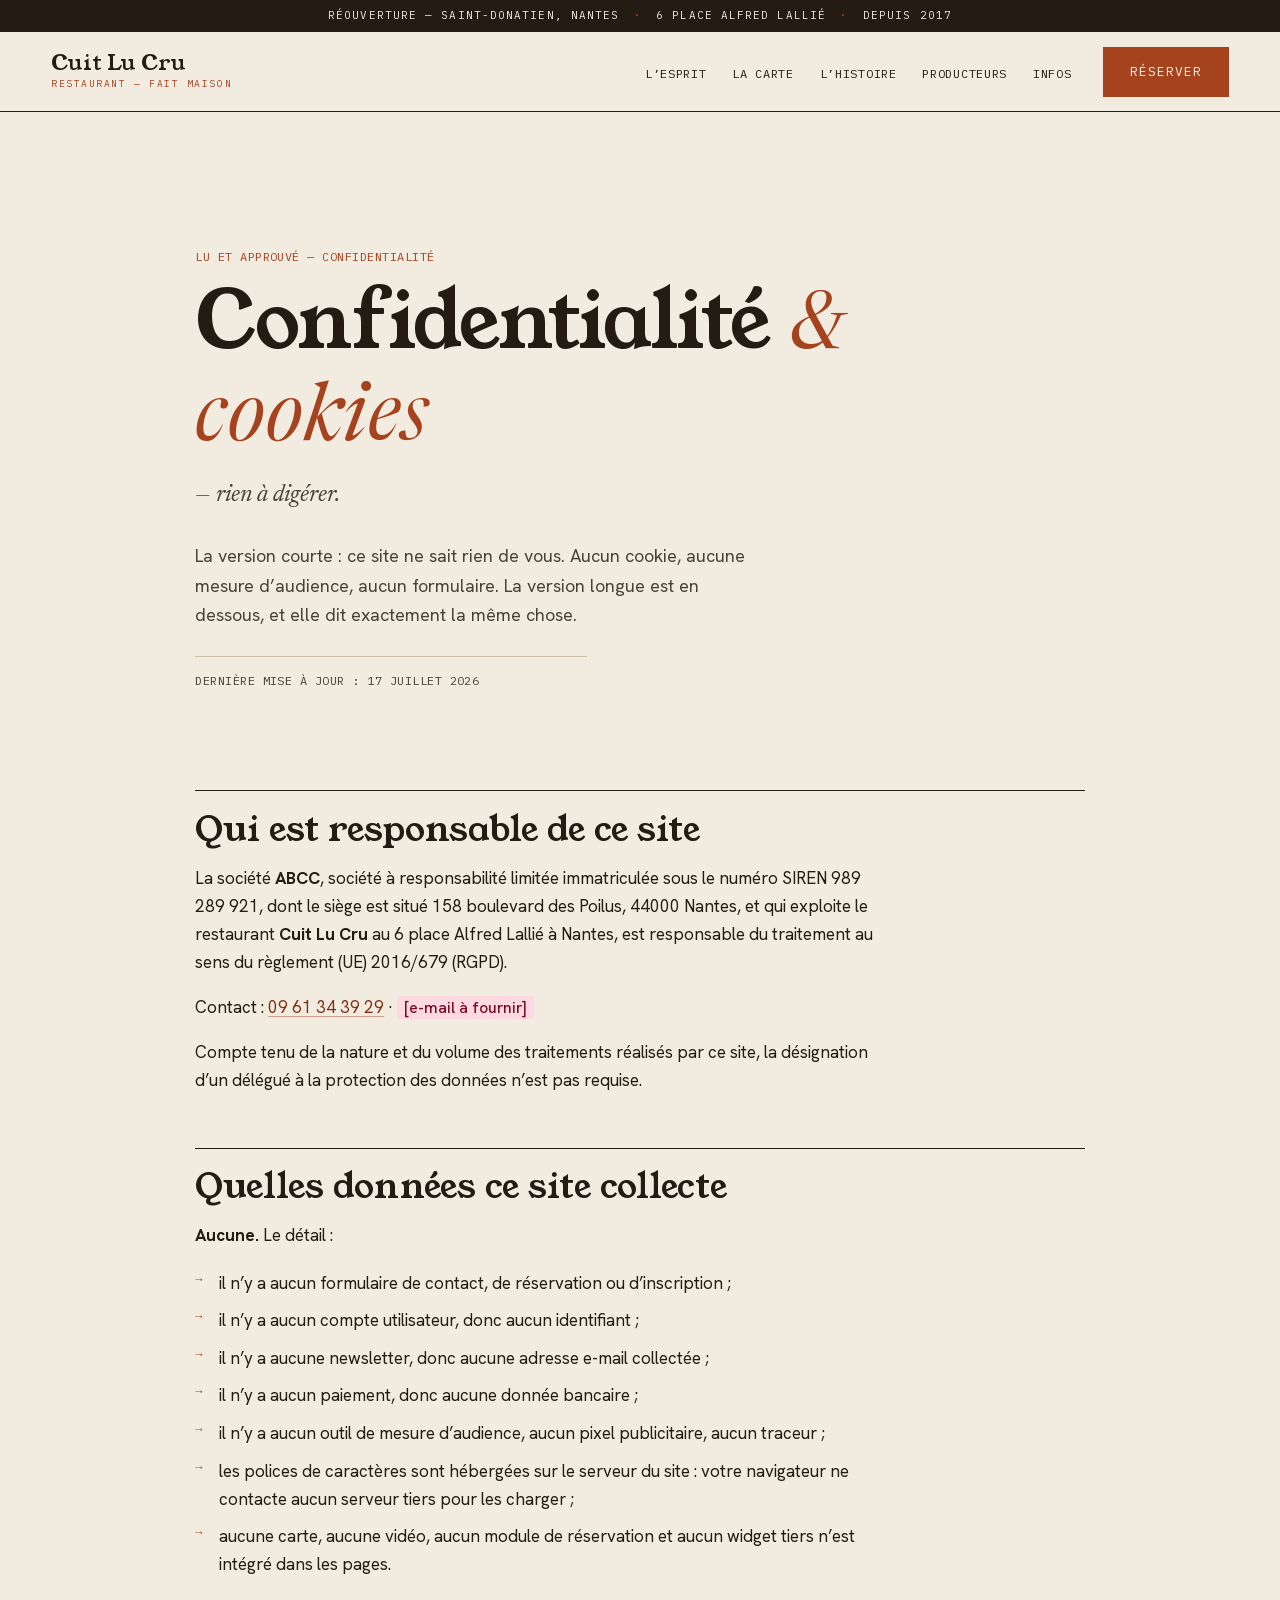
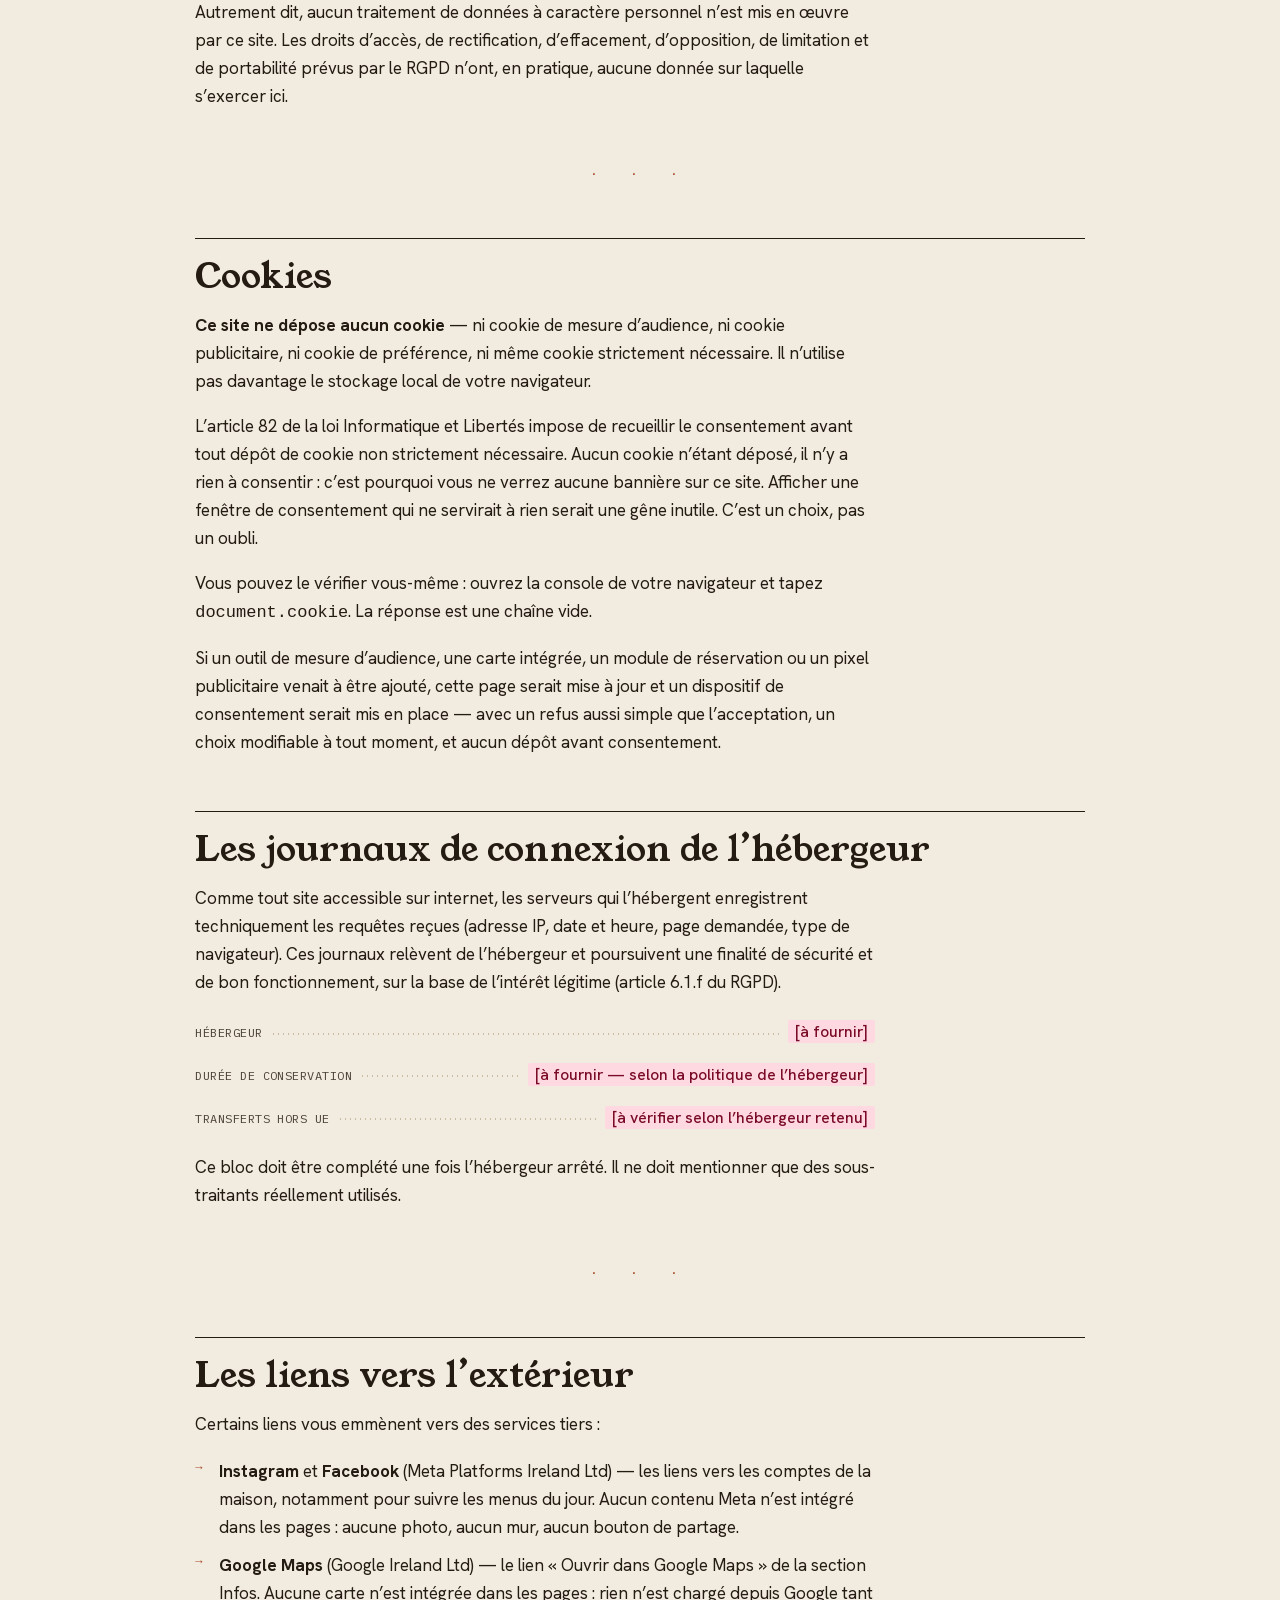
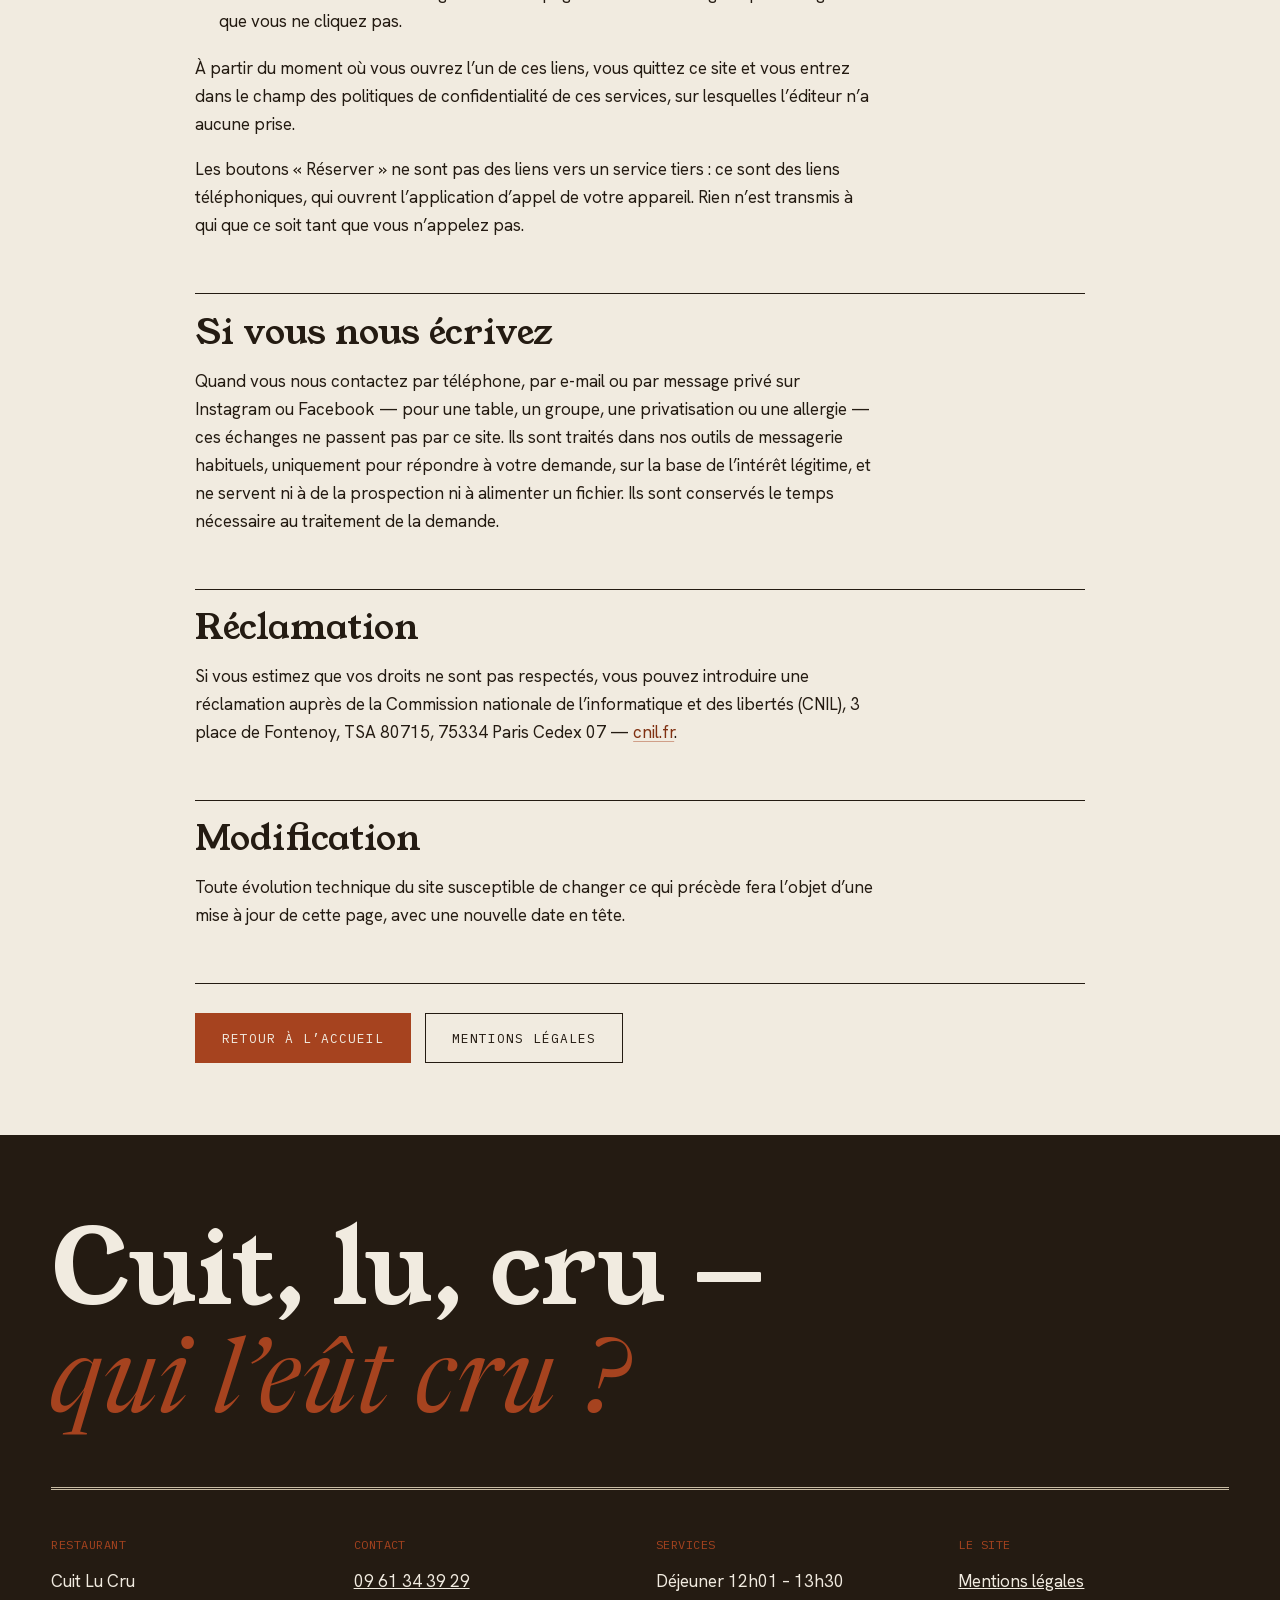
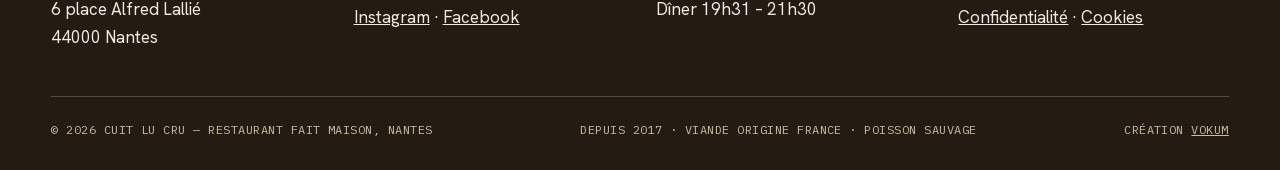
<file: confidentialite.html>
<!DOCTYPE html>
<html lang="fr">
<head>
  <meta charset="UTF-8">
  <meta name="viewport" content="width=device-width, initial-scale=1.0">
  <title>Confidentialité &amp; cookies — Cuit Lu Cru, restaurant à Nantes</title>
  <meta name="description" content="Politique de confidentialité du site de Cuit Lu Cru : aucun cookie, aucune mesure d’audience, aucun formulaire. Ce site ne collecte rien.">
  <meta name="robots" content="index, follow">
  <link rel="canonical" href="https://www.nantes.restaurant/confidentialite.html">
  <meta property="og:type" content="website">
  <meta property="og:title" content="Confidentialité &amp; cookies — Cuit Lu Cru">
  <meta property="og:url" content="https://www.nantes.restaurant/confidentialite.html">
  <meta property="og:locale" content="fr_FR">
  <link rel="icon" href="assets/logo.gif">
  <link rel="preload" href="assets/font/young-serif-normal-latin.woff2" as="font" type="font/woff2" crossorigin>
  <link rel="preload" href="assets/font/hanken-grotesk-normal-latin.woff2" as="font" type="font/woff2" crossorigin>
  <link rel="stylesheet" href="styles.css">
</head>
<body>

  <!-- Bandeau édition -->
  <div class="edition-bar" role="note">
    <span>Réouverture — Saint-Donatien, Nantes</span>
    <span class="edition-bar__sep" aria-hidden="true">·</span>
    <span>6 place Alfred Lallié</span>
    <span class="edition-bar__sep" aria-hidden="true">·</span>
    <span>Depuis 2017</span>
  </div>

  <header class="header" id="header">
    <nav class="nav" aria-label="Navigation principale">
      <a class="nav__brand" href="index.html">
        <span class="nav__brand-name">Cuit&nbsp;Lu&nbsp;Cru</span>
        <span class="nav__brand-sub">restaurant — fait maison</span>
      </a>
      <ul class="nav__links">
        <li><a href="index.html#esprit">L’esprit</a></li>
        <li><a href="index.html#carte">La carte</a></li>
        <li><a href="index.html#histoire">L’histoire</a></li>
        <li><a href="index.html#producteurs">Producteurs</a></li>
        <li><a href="index.html#infos">Infos</a></li>
      </ul>
      <a class="btn btn--fill nav__cta" href="tel:+33961343929">Réserver</a>
      <button class="nav__burger" id="burger" aria-label="Ouvrir le menu" aria-expanded="false" aria-controls="mobile-menu">
        <span></span><span></span>
      </button>
    </nav>
  </header>

  <!-- Menu mobile -->
  <div class="mobile-menu" id="mobile-menu" aria-hidden="true">
    <nav aria-label="Menu mobile">
      <a href="index.html#esprit"><em>01</em> L’esprit</a>
      <a href="index.html#carte"><em>02</em> La carte</a>
      <a href="index.html#histoire"><em>03</em> L’histoire</a>
      <a href="index.html#producteurs"><em>04</em> Producteurs</a>
      <a href="index.html#infos"><em>05</em> Infos &amp; réservation</a>
    </nav>
    <div class="mobile-menu__foot">
      <a class="btn btn--fill" href="tel:+33961343929">Réserver — 09 61 34 39 29</a>
      <p>6 place Alfred Lallié, 44000 Nantes</p>
    </div>
  </div>

  <main>

    <section class="legal-head">
      <p class="mono legal-head__kicker">Lu et approuvé — Confidentialité</p>
      <h1>Confidentialité <em>&amp; cookies</em></h1>
      <p class="legal-head__pun">— rien à digérer.</p>
      <p class="legal-head__lede">
        La version courte : ce site ne sait rien de vous. Aucun cookie, aucune mesure
        d’audience, aucun formulaire. La version longue est en dessous, et elle dit
        exactement la même chose.
      </p>
      <p class="mono legal-head__maj">Dernière mise à jour : 17 juillet 2026</p>
    </section>

    <section class="legal">

      <h2>Qui est responsable de ce site</h2>
      <p>
        La société <strong>ABCC</strong>, société à responsabilité limitée immatriculée sous le
        numéro SIREN 989 289 921, dont le siège est situé 158 boulevard des Poilus, 44000
        Nantes, et qui exploite le restaurant <strong>Cuit Lu Cru</strong> au 6 place Alfred
        Lallié à Nantes, est responsable du traitement au sens du règlement (UE) 2016/679
        (RGPD).
      </p>
      <p>
        Contact : <a href="tel:+33961343929">09 61 34 39 29</a> ·
        <span class="manque">[e-mail à fournir]</span>
      </p>
      <p>
        Compte tenu de la nature et du volume des traitements réalisés par ce site, la
        désignation d’un délégué à la protection des données n’est pas requise.
      </p>

      <h2>Quelles données ce site collecte</h2>
      <p><strong>Aucune.</strong> Le détail :</p>
      <ul>
        <li>il n’y a aucun formulaire de contact, de réservation ou d’inscription ;</li>
        <li>il n’y a aucun compte utilisateur, donc aucun identifiant ;</li>
        <li>il n’y a aucune newsletter, donc aucune adresse e-mail collectée ;</li>
        <li>il n’y a aucun paiement, donc aucune donnée bancaire ;</li>
        <li>il n’y a aucun outil de mesure d’audience, aucun pixel publicitaire, aucun traceur ;</li>
        <li>les polices de caractères sont hébergées sur le serveur du site : votre navigateur
            ne contacte aucun serveur tiers pour les charger ;</li>
        <li>aucune carte, aucune vidéo, aucun module de réservation et aucun widget tiers
            n’est intégré dans les pages.</li>
      </ul>
      <p>
        Autrement dit, aucun traitement de données à caractère personnel n’est mis en œuvre
        par ce site. Les droits d’accès, de rectification, d’effacement, d’opposition, de
        limitation et de portabilité prévus par le RGPD n’ont, en pratique, aucune donnée sur
        laquelle s’exercer ici.
      </p>

      <div class="legal-sep" aria-hidden="true">· · ·</div>

      <h2 id="cookies">Cookies</h2>
      <p>
        <strong>Ce site ne dépose aucun cookie</strong> — ni cookie de mesure d’audience, ni
        cookie publicitaire, ni cookie de préférence, ni même cookie strictement nécessaire.
        Il n’utilise pas davantage le stockage local de votre navigateur.
      </p>
      <p>
        L’article 82 de la loi Informatique et Libertés impose de recueillir le consentement
        avant tout dépôt de cookie non strictement nécessaire. Aucun cookie n’étant déposé,
        il n’y a rien à consentir : c’est pourquoi vous ne verrez aucune bannière sur ce site.
        Afficher une fenêtre de consentement qui ne servirait à rien serait une gêne inutile.
        C’est un choix, pas un oubli.
      </p>
      <p>
        Vous pouvez le vérifier vous-même : ouvrez la console de votre navigateur et tapez
        <code>document.cookie</code>. La réponse est une chaîne vide.
      </p>
      <p>
        Si un outil de mesure d’audience, une carte intégrée, un module de réservation ou un
        pixel publicitaire venait à être ajouté, cette page serait mise à jour et un dispositif
        de consentement serait mis en place — avec un refus aussi simple que l’acceptation, un
        choix modifiable à tout moment, et aucun dépôt avant consentement.
      </p>

      <h2>Les journaux de connexion de l’hébergeur</h2>
      <p>
        Comme tout site accessible sur internet, les serveurs qui l’hébergent enregistrent
        techniquement les requêtes reçues (adresse IP, date et heure, page demandée, type de
        navigateur). Ces journaux relèvent de l’hébergeur et poursuivent une finalité de
        sécurité et de bon fonctionnement, sur la base de l’intérêt légitime
        (article 6.1.f du RGPD).
      </p>
      <ul class="legal-id">
        <li><span class="k">Hébergeur</span><span class="lead"></span><span class="v"><span class="manque">[à fournir]</span></span></li>
        <li><span class="k">Durée de conservation</span><span class="lead"></span><span class="v"><span class="manque">[à fournir — selon la politique de l’hébergeur]</span></span></li>
        <li><span class="k">Transferts hors UE</span><span class="lead"></span><span class="v"><span class="manque">[à vérifier selon l’hébergeur retenu]</span></span></li>
      </ul>
      <p>
        Ce bloc doit être complété une fois l’hébergeur arrêté. Il ne doit mentionner que des
        sous-traitants réellement utilisés.
      </p>

      <div class="legal-sep" aria-hidden="true">· · ·</div>

      <h2>Les liens vers l’extérieur</h2>
      <p>Certains liens vous emmènent vers des services tiers :</p>
      <ul>
        <li><strong>Instagram</strong> et <strong>Facebook</strong> (Meta Platforms Ireland
            Ltd) — les liens vers les comptes de la maison, notamment pour suivre les menus du
            jour. Aucun contenu Meta n’est intégré dans les pages : aucune photo, aucun mur,
            aucun bouton de partage.</li>
        <li><strong>Google Maps</strong> (Google Ireland Ltd) — le lien « Ouvrir dans Google
            Maps » de la section Infos. Aucune carte n’est intégrée dans les pages : rien
            n’est chargé depuis Google tant que vous ne cliquez pas.</li>
      </ul>
      <p>
        À partir du moment où vous ouvrez l’un de ces liens, vous quittez ce site et vous
        entrez dans le champ des politiques de confidentialité de ces services, sur lesquelles
        l’éditeur n’a aucune prise.
      </p>
      <p>
        Les boutons « Réserver » ne sont pas des liens vers un service tiers : ce sont des
        liens téléphoniques, qui ouvrent l’application d’appel de votre appareil. Rien n’est
        transmis à qui que ce soit tant que vous n’appelez pas.
      </p>

      <h2>Si vous nous écrivez</h2>
      <p>
        Quand vous nous contactez par téléphone, par e-mail ou par message privé sur Instagram
        ou Facebook — pour une table, un groupe, une privatisation ou une allergie — ces
        échanges ne passent pas par ce site. Ils sont traités dans nos outils de messagerie
        habituels, uniquement pour répondre à votre demande, sur la base de l’intérêt légitime,
        et ne servent ni à de la prospection ni à alimenter un fichier. Ils sont conservés le
        temps nécessaire au traitement de la demande.
      </p>

      <h2>Réclamation</h2>
      <p>
        Si vous estimez que vos droits ne sont pas respectés, vous pouvez introduire une
        réclamation auprès de la Commission nationale de l’informatique et des libertés
        (CNIL), 3 place de Fontenoy, TSA 80715, 75334 Paris Cedex 07 —
        <a href="https://www.cnil.fr" target="_blank" rel="noopener noreferrer">cnil.fr</a>.
      </p>

      <h2>Modification</h2>
      <p>
        Toute évolution technique du site susceptible de changer ce qui précède fera l’objet
        d’une mise à jour de cette page, avec une nouvelle date en tête.
      </p>

      <div class="legal-actions">
        <a class="btn btn--fill" href="index.html">Retour à l’accueil</a>
        <a class="btn btn--ghost" href="mentions-legales.html">Mentions légales</a>
      </div>

    </section>

  </main>

  <!-- ============ FOOTER ============ -->
  <footer class="footer">
    <div class="footer__big">
      <p class="footer__phrase">Cuit, lu, cru —<br><em>qui l’eût cru&nbsp;?</em></p>
    </div>
    <div class="footer__cols">
      <div>
        <p class="mono footer__label">Restaurant</p>
        <p>Cuit Lu Cru<br>6 place Alfred Lallié<br>44000 Nantes</p>
      </div>
      <div>
        <p class="mono footer__label">Contact</p>
        <p><a href="tel:+33961343929">09 61 34 39 29</a></p>
        <p><a href="https://www.instagram.com/cuitlucrunantes" target="_blank" rel="noopener">Instagram</a> · <a href="https://www.facebook.com/CuitLuCruRestaurant" target="_blank" rel="noopener">Facebook</a></p>
      </div>
      <div>
        <p class="mono footer__label">Services</p>
        <p>Déjeuner 12h01 – 13h30<br>Dîner 19h31 – 21h30</p>
      </div>
      <div>
        <p class="mono footer__label">Le site</p>
        <p><a href="mentions-legales.html">Mentions légales</a></p>
        <p><a href="confidentialite.html" aria-current="page">Confidentialité</a> · <a href="confidentialite.html#cookies">Cookies</a></p>
      </div>
    </div>
    <div class="footer__base">
      <p class="mono">© <span id="year">2026</span> Cuit Lu Cru — restaurant fait maison, Nantes</p>
      <p class="mono">Depuis 2017 · viande origine France · poisson sauvage</p>
      <p class="mono">Création <a href="https://vokumagency.com" target="_blank" rel="noopener">Vokum</a></p>
    </div>
  </footer>

  <script src="main.js"></script>
</body>
</html>
</file>
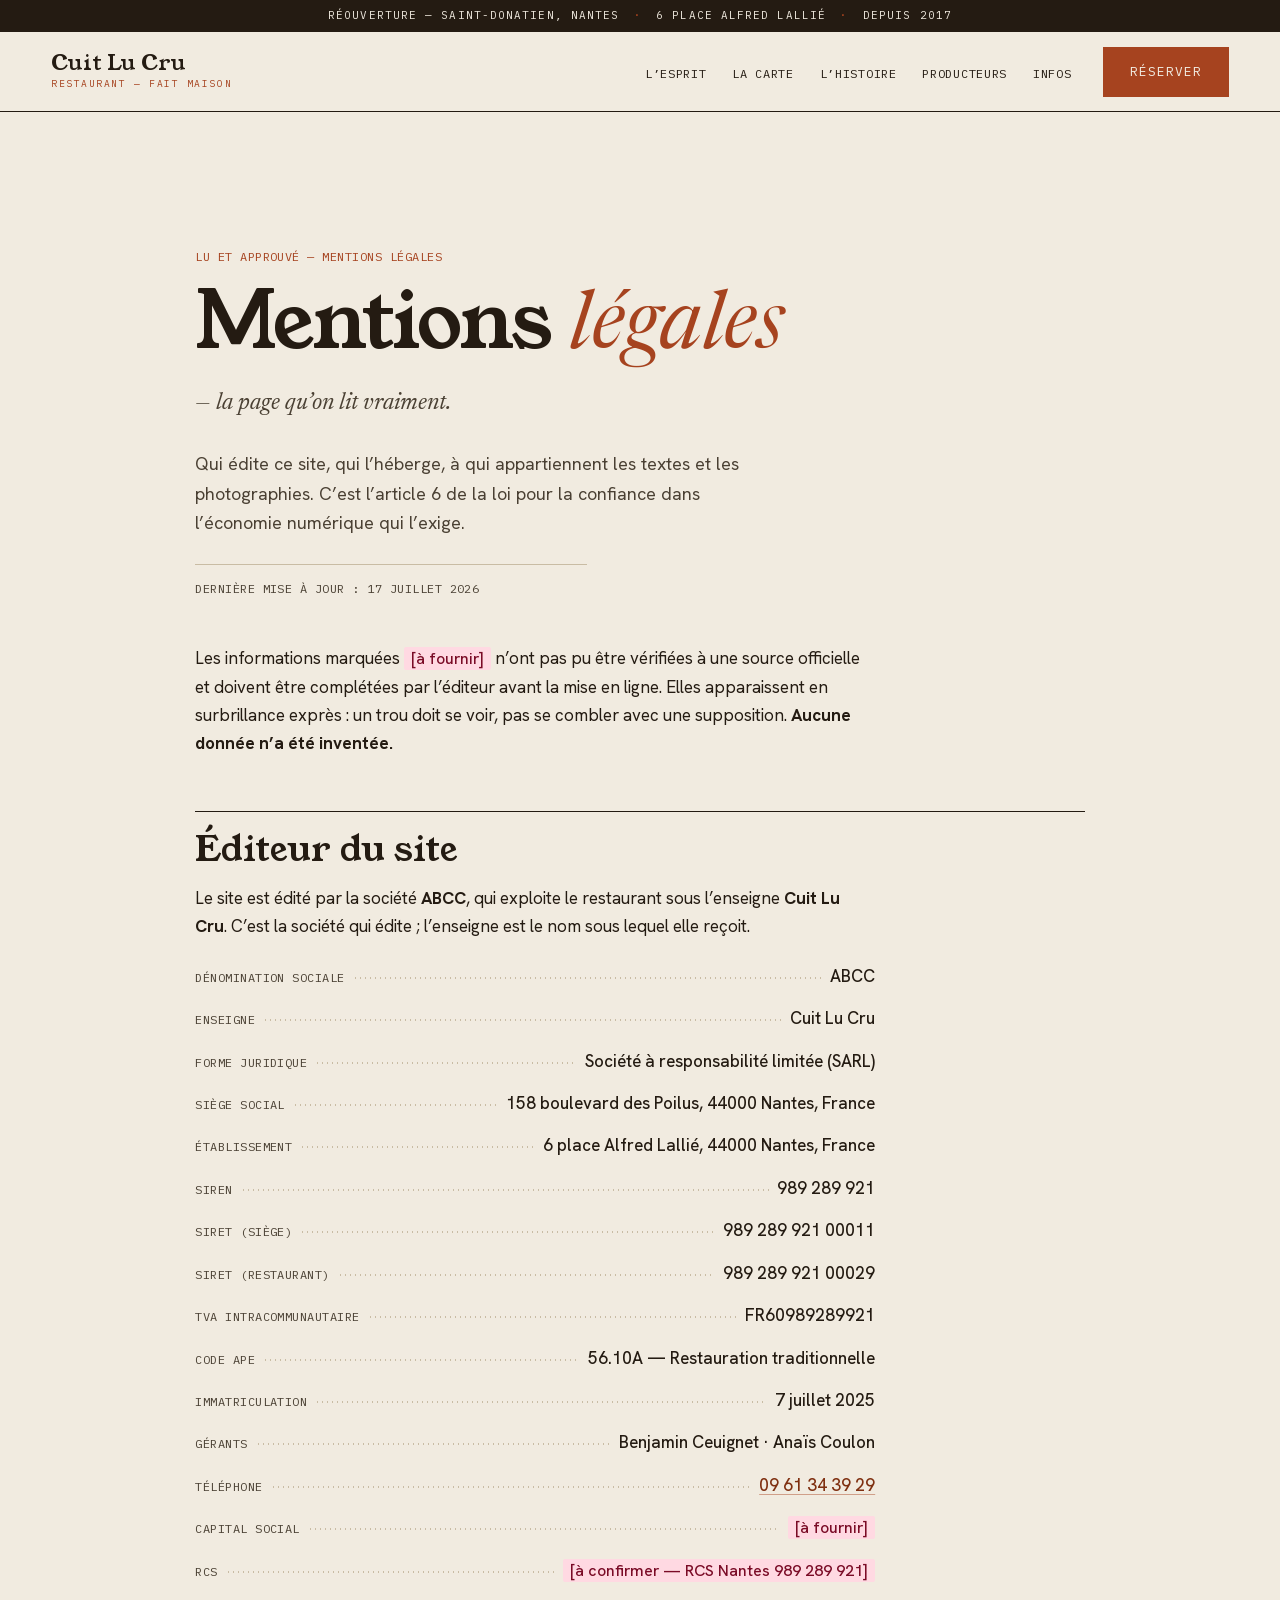
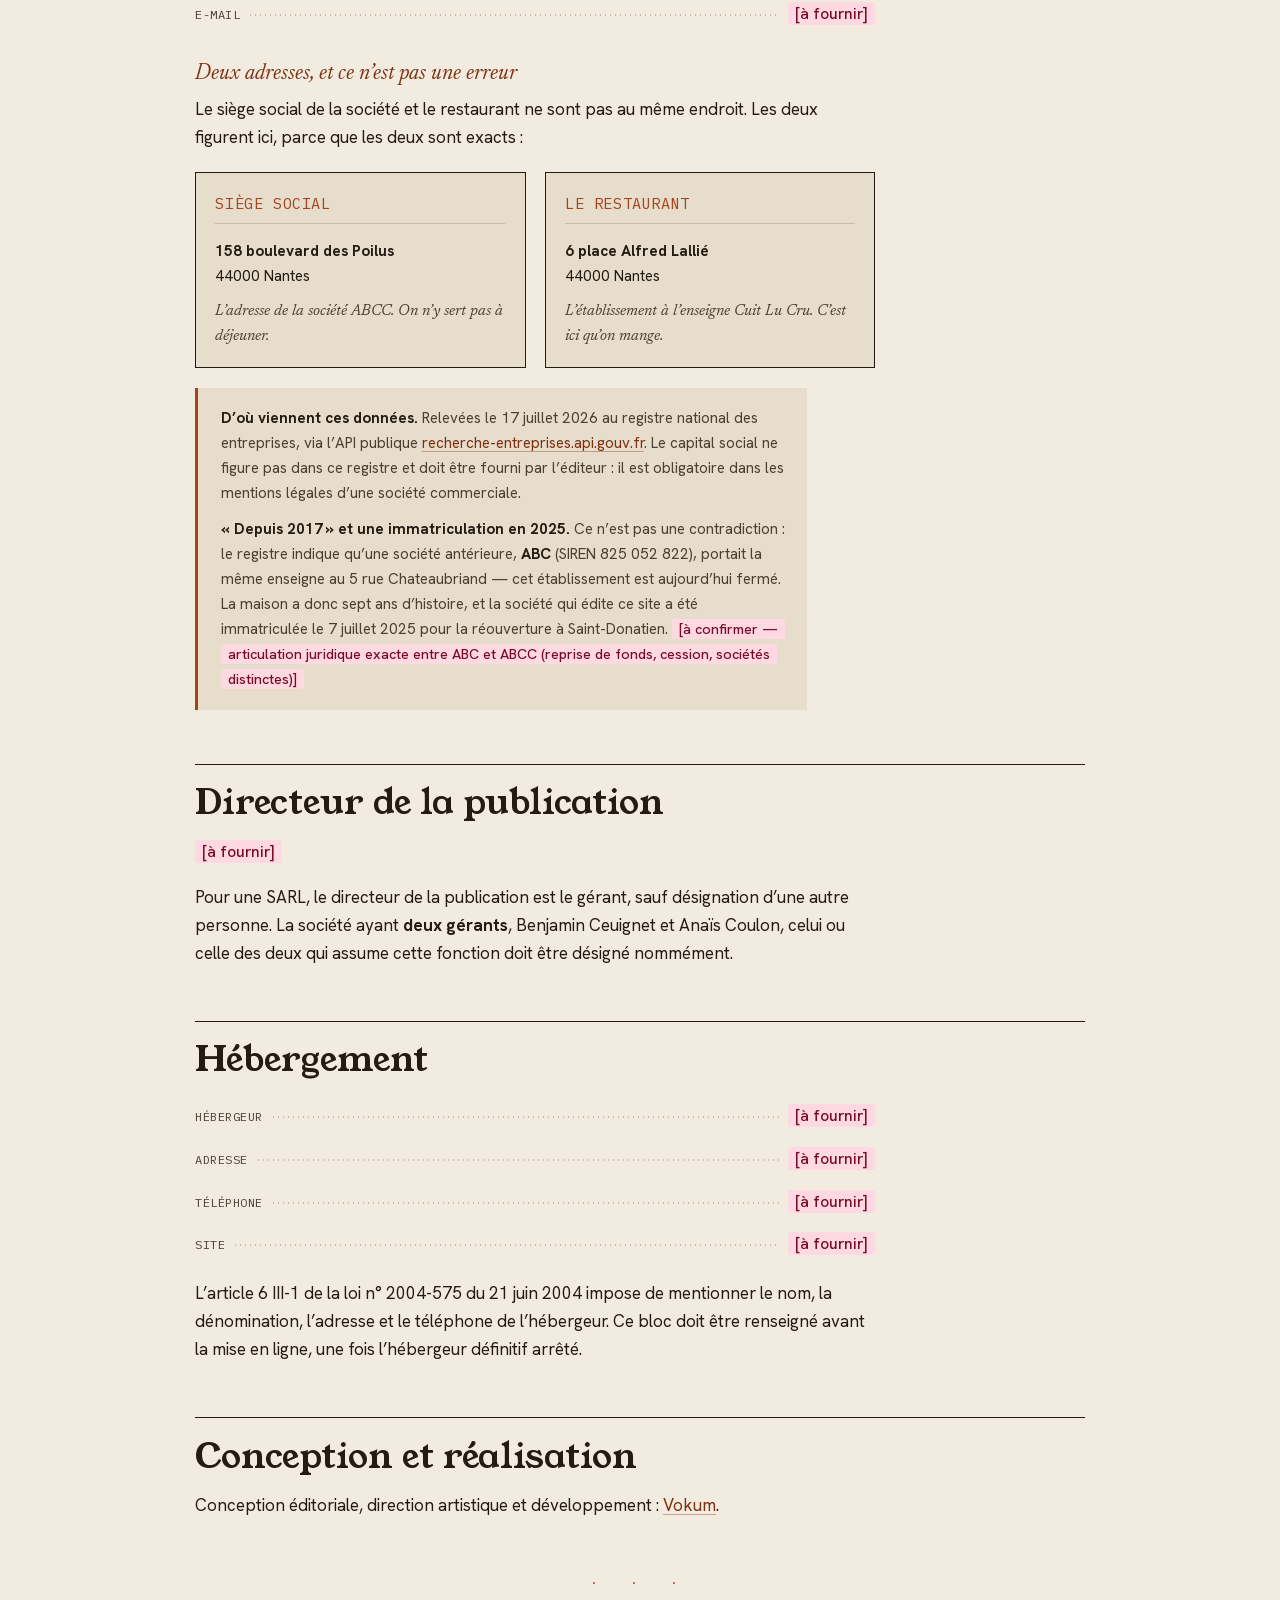
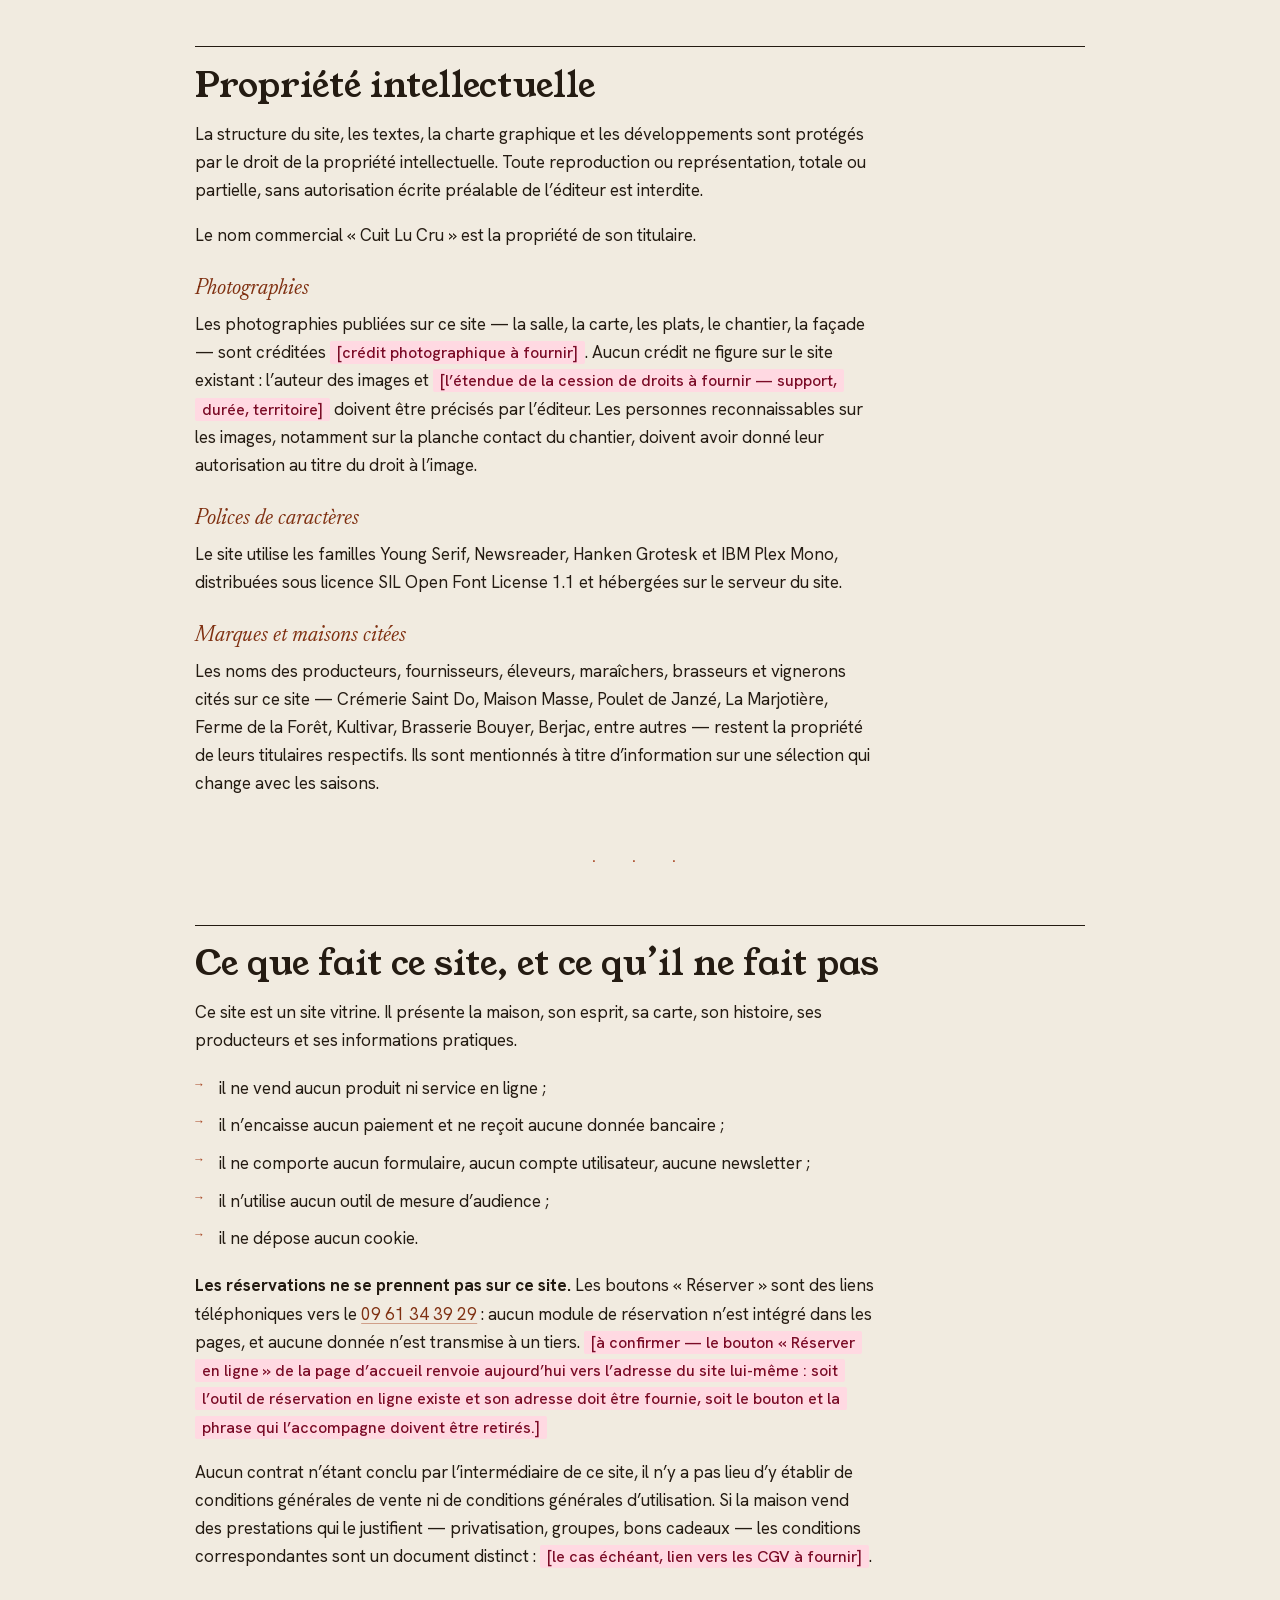
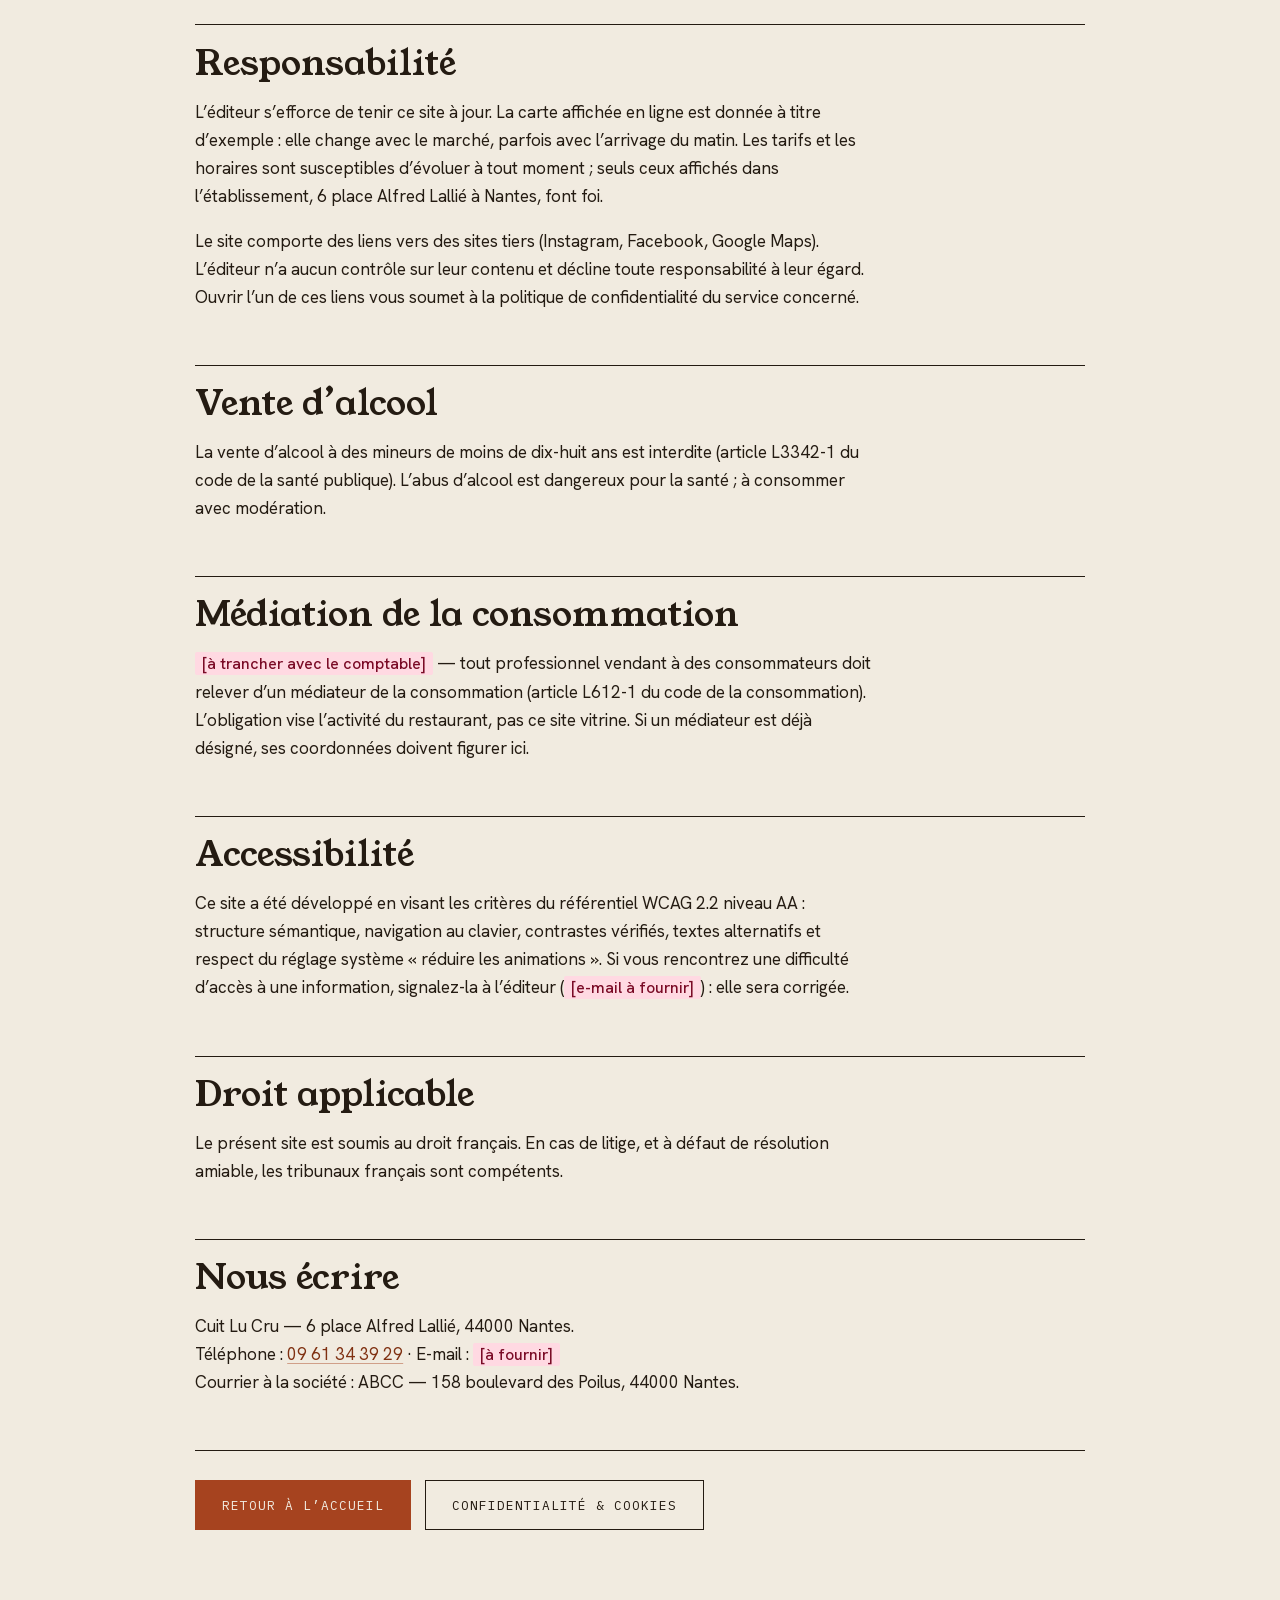
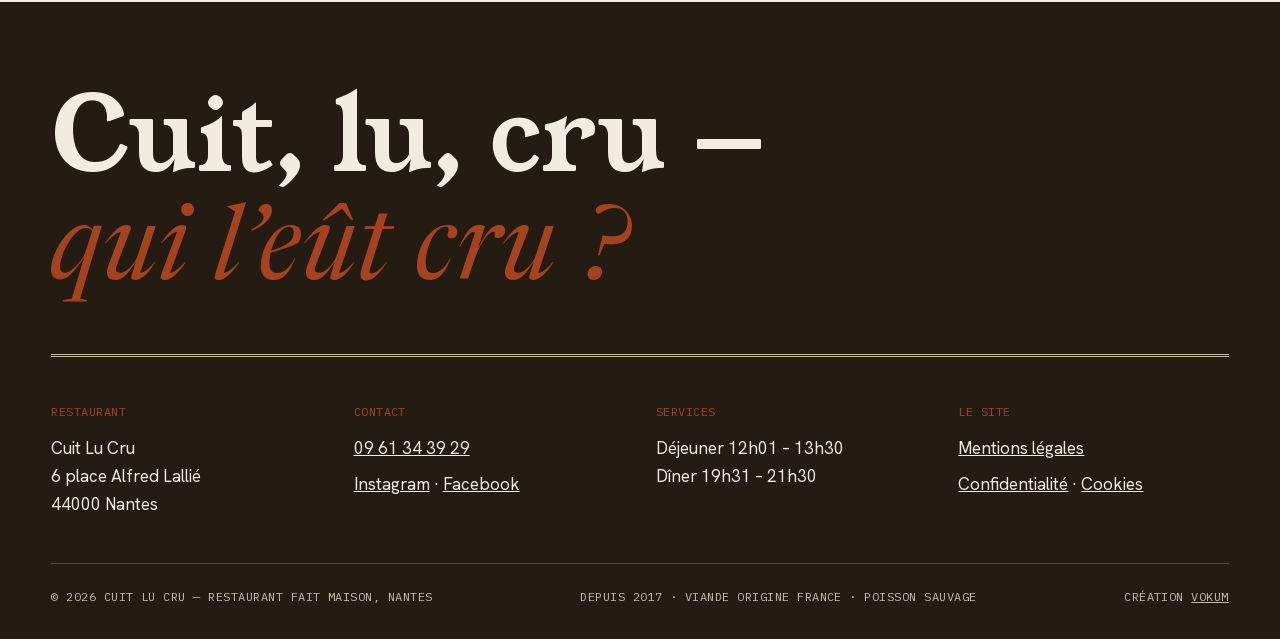
<file: mentions-legales.html>
<!DOCTYPE html>
<html lang="fr">
<head>
  <meta charset="UTF-8">
  <meta name="viewport" content="width=device-width, initial-scale=1.0">
  <title>Mentions légales — Cuit Lu Cru, restaurant à Nantes</title>
  <meta name="description" content="Mentions légales du site de Cuit Lu Cru, restaurant fait maison au 6 place Alfred Lallié à Nantes.">
  <meta name="robots" content="index, follow">
  <link rel="canonical" href="https://www.nantes.restaurant/mentions-legales.html">
  <meta property="og:type" content="website">
  <meta property="og:title" content="Mentions légales — Cuit Lu Cru">
  <meta property="og:url" content="https://www.nantes.restaurant/mentions-legales.html">
  <meta property="og:locale" content="fr_FR">
  <link rel="icon" href="assets/logo.gif">
  <link rel="preload" href="assets/font/young-serif-normal-latin.woff2" as="font" type="font/woff2" crossorigin>
  <link rel="preload" href="assets/font/hanken-grotesk-normal-latin.woff2" as="font" type="font/woff2" crossorigin>
  <link rel="stylesheet" href="styles.css">
</head>
<body>

  <!-- Bandeau édition -->
  <div class="edition-bar" role="note">
    <span>Réouverture — Saint-Donatien, Nantes</span>
    <span class="edition-bar__sep" aria-hidden="true">·</span>
    <span>6 place Alfred Lallié</span>
    <span class="edition-bar__sep" aria-hidden="true">·</span>
    <span>Depuis 2017</span>
  </div>

  <header class="header" id="header">
    <nav class="nav" aria-label="Navigation principale">
      <a class="nav__brand" href="index.html">
        <span class="nav__brand-name">Cuit&nbsp;Lu&nbsp;Cru</span>
        <span class="nav__brand-sub">restaurant — fait maison</span>
      </a>
      <ul class="nav__links">
        <li><a href="index.html#esprit">L’esprit</a></li>
        <li><a href="index.html#carte">La carte</a></li>
        <li><a href="index.html#histoire">L’histoire</a></li>
        <li><a href="index.html#producteurs">Producteurs</a></li>
        <li><a href="index.html#infos">Infos</a></li>
      </ul>
      <a class="btn btn--fill nav__cta" href="tel:+33961343929">Réserver</a>
      <button class="nav__burger" id="burger" aria-label="Ouvrir le menu" aria-expanded="false" aria-controls="mobile-menu">
        <span></span><span></span>
      </button>
    </nav>
  </header>

  <!-- Menu mobile -->
  <div class="mobile-menu" id="mobile-menu" aria-hidden="true">
    <nav aria-label="Menu mobile">
      <a href="index.html#esprit"><em>01</em> L’esprit</a>
      <a href="index.html#carte"><em>02</em> La carte</a>
      <a href="index.html#histoire"><em>03</em> L’histoire</a>
      <a href="index.html#producteurs"><em>04</em> Producteurs</a>
      <a href="index.html#infos"><em>05</em> Infos &amp; réservation</a>
    </nav>
    <div class="mobile-menu__foot">
      <a class="btn btn--fill" href="tel:+33961343929">Réserver — 09 61 34 39 29</a>
      <p>6 place Alfred Lallié, 44000 Nantes</p>
    </div>
  </div>

  <main>

    <section class="legal-head">
      <p class="mono legal-head__kicker">Lu et approuvé — Mentions légales</p>
      <h1>Mentions <em>légales</em></h1>
      <p class="legal-head__pun">— la page qu’on lit vraiment.</p>
      <p class="legal-head__lede">
        Qui édite ce site, qui l’héberge, à qui appartiennent les textes et les photographies.
        C’est l’article 6 de la loi pour la confiance dans l’économie numérique qui l’exige.
      </p>
      <p class="mono legal-head__maj">Dernière mise à jour : 17 juillet 2026</p>
    </section>

    <section class="legal">

      <p>
        Les informations marquées <span class="manque">[à fournir]</span> n’ont pas pu être
        vérifiées à une source officielle et doivent être complétées par l’éditeur avant la
        mise en ligne. Elles apparaissent en surbrillance exprès : un trou doit se voir, pas
        se combler avec une supposition. <strong>Aucune donnée n’a été inventée.</strong>
      </p>

      <h2>Éditeur du site</h2>
      <p>
        Le site est édité par la société <strong>ABCC</strong>, qui exploite le restaurant sous
        l’enseigne <strong>Cuit Lu Cru</strong>. C’est la société qui édite ; l’enseigne est le
        nom sous lequel elle reçoit.
      </p>
      <ul class="legal-id">
        <li><span class="k">Dénomination sociale</span><span class="lead"></span><span class="v">ABCC</span></li>
        <li><span class="k">Enseigne</span><span class="lead"></span><span class="v">Cuit Lu Cru</span></li>
        <li><span class="k">Forme juridique</span><span class="lead"></span><span class="v">Société à responsabilité limitée (SARL)</span></li>
        <li><span class="k">Siège social</span><span class="lead"></span><span class="v">158 boulevard des Poilus, 44000 Nantes, France</span></li>
        <li><span class="k">Établissement</span><span class="lead"></span><span class="v">6 place Alfred Lallié, 44000 Nantes, France</span></li>
        <li><span class="k">SIREN</span><span class="lead"></span><span class="v">989 289 921</span></li>
        <li><span class="k">SIRET (siège)</span><span class="lead"></span><span class="v">989 289 921 00011</span></li>
        <li><span class="k">SIRET (restaurant)</span><span class="lead"></span><span class="v">989 289 921 00029</span></li>
        <li><span class="k">TVA intracommunautaire</span><span class="lead"></span><span class="v">FR60989289921</span></li>
        <li><span class="k">Code APE</span><span class="lead"></span><span class="v">56.10A — Restauration traditionnelle</span></li>
        <li><span class="k">Immatriculation</span><span class="lead"></span><span class="v">7 juillet 2025</span></li>
        <li><span class="k">Gérants</span><span class="lead"></span><span class="v">Benjamin Ceuignet · Anaïs Coulon</span></li>
        <li><span class="k">Téléphone</span><span class="lead"></span><span class="v"><a href="tel:+33961343929">09 61 34 39 29</a></span></li>
        <li><span class="k">Capital social</span><span class="lead"></span><span class="v"><span class="manque">[à fournir]</span></span></li>
        <li><span class="k">RCS</span><span class="lead"></span><span class="v"><span class="manque">[à confirmer — RCS Nantes 989 289 921]</span></span></li>
        <li><span class="k">E-mail</span><span class="lead"></span><span class="v"><span class="manque">[à fournir]</span></span></li>
      </ul>

      <h3>Deux adresses, et ce n’est pas une erreur</h3>
      <p>
        Le siège social de la société et le restaurant ne sont pas au même endroit. Les deux
        figurent ici, parce que les deux sont exacts :
      </p>
      <div class="legal-deux">
        <div>
          <p class="mono legal-deux__label">Siège social</p>
          <p><strong>158 boulevard des Poilus</strong><br>44000 Nantes</p>
          <p class="legal-deux__note">L’adresse de la société ABCC. On n’y sert pas à déjeuner.</p>
        </div>
        <div>
          <p class="mono legal-deux__label">Le restaurant</p>
          <p><strong>6 place Alfred Lallié</strong><br>44000 Nantes</p>
          <p class="legal-deux__note">L’établissement à l’enseigne Cuit Lu Cru. C’est ici qu’on mange.</p>
        </div>
      </div>

      <div class="legal-source">
        <p>
          <strong>D’où viennent ces données.</strong> Relevées le 17 juillet 2026 au registre
          national des entreprises, via l’API publique
          <a href="https://recherche-entreprises.api.gouv.fr" target="_blank" rel="noopener noreferrer">recherche-entreprises.api.gouv.fr</a>.
          Le capital social ne figure pas dans ce registre et doit être fourni par l’éditeur :
          il est obligatoire dans les mentions légales d’une société commerciale.
        </p>
        <p>
          <strong>« Depuis 2017 » et une immatriculation en 2025.</strong> Ce n’est pas une
          contradiction : le registre indique qu’une société antérieure, <strong>ABC</strong>
          (SIREN 825 052 822), portait la même enseigne au 5 rue Chateaubriand — cet
          établissement est aujourd’hui fermé. La maison a donc sept ans d’histoire, et la
          société qui édite ce site a été immatriculée le 7 juillet 2025 pour la réouverture à
          Saint-Donatien. <span class="manque">[à confirmer — articulation juridique exacte
          entre ABC et ABCC (reprise de fonds, cession, sociétés distinctes)]</span>
        </p>
      </div>

      <h2>Directeur de la publication</h2>
      <p><span class="manque">[à fournir]</span></p>
      <p>
        Pour une SARL, le directeur de la publication est le gérant, sauf désignation d’une
        autre personne. La société ayant <strong>deux gérants</strong>, Benjamin Ceuignet et
        Anaïs Coulon, celui ou celle des deux qui assume cette fonction doit être désigné
        nommément.
      </p>

      <h2>Hébergement</h2>
      <ul class="legal-id">
        <li><span class="k">Hébergeur</span><span class="lead"></span><span class="v"><span class="manque">[à fournir]</span></span></li>
        <li><span class="k">Adresse</span><span class="lead"></span><span class="v"><span class="manque">[à fournir]</span></span></li>
        <li><span class="k">Téléphone</span><span class="lead"></span><span class="v"><span class="manque">[à fournir]</span></span></li>
        <li><span class="k">Site</span><span class="lead"></span><span class="v"><span class="manque">[à fournir]</span></span></li>
      </ul>
      <p>
        L’article 6 III-1 de la loi n° 2004-575 du 21 juin 2004 impose de mentionner le nom,
        la dénomination, l’adresse et le téléphone de l’hébergeur. Ce bloc doit être renseigné
        avant la mise en ligne, une fois l’hébergeur définitif arrêté.
      </p>

      <h2>Conception et réalisation</h2>
      <p>
        Conception éditoriale, direction artistique et développement :
        <a href="https://vokumagency.com" target="_blank" rel="noopener noreferrer">Vokum</a>.
      </p>

      <div class="legal-sep" aria-hidden="true">· · ·</div>

      <h2>Propriété intellectuelle</h2>
      <p>
        La structure du site, les textes, la charte graphique et les développements sont
        protégés par le droit de la propriété intellectuelle. Toute reproduction ou
        représentation, totale ou partielle, sans autorisation écrite préalable de l’éditeur
        est interdite.
      </p>
      <p>
        Le nom commercial « Cuit Lu Cru » est la propriété de son titulaire.
      </p>

      <h3>Photographies</h3>
      <p>
        Les photographies publiées sur ce site — la salle, la carte, les plats, le chantier,
        la façade — sont créditées <span class="manque">[crédit photographique à fournir]</span>.
        Aucun crédit ne figure sur le site existant : l’auteur des images et
        <span class="manque">[l’étendue de la cession de droits à fournir — support, durée,
        territoire]</span> doivent être précisés par l’éditeur.
        Les personnes reconnaissables sur les images, notamment sur la planche contact du
        chantier, doivent avoir donné leur autorisation au titre du droit à l’image.
      </p>

      <h3>Polices de caractères</h3>
      <p>
        Le site utilise les familles Young Serif, Newsreader, Hanken Grotesk et IBM Plex Mono,
        distribuées sous licence SIL Open Font License 1.1 et hébergées sur le serveur du site.
      </p>

      <h3>Marques et maisons citées</h3>
      <p>
        Les noms des producteurs, fournisseurs, éleveurs, maraîchers, brasseurs et vignerons
        cités sur ce site — Crémerie Saint Do, Maison Masse, Poulet de Janzé, La Marjotière,
        Ferme de la Forêt, Kultivar, Brasserie Bouyer, Berjac, entre autres — restent la
        propriété de leurs titulaires respectifs. Ils sont mentionnés à titre d’information sur
        une sélection qui change avec les saisons.
      </p>

      <div class="legal-sep" aria-hidden="true">· · ·</div>

      <h2>Ce que fait ce site, et ce qu’il ne fait pas</h2>
      <p>
        Ce site est un site vitrine. Il présente la maison, son esprit, sa carte, son histoire,
        ses producteurs et ses informations pratiques.
      </p>
      <ul>
        <li>il ne vend aucun produit ni service en ligne ;</li>
        <li>il n’encaisse aucun paiement et ne reçoit aucune donnée bancaire ;</li>
        <li>il ne comporte aucun formulaire, aucun compte utilisateur, aucune newsletter ;</li>
        <li>il n’utilise aucun outil de mesure d’audience ;</li>
        <li>il ne dépose aucun cookie.</li>
      </ul>
      <p>
        <strong>Les réservations ne se prennent pas sur ce site.</strong> Les boutons
        « Réserver » sont des liens téléphoniques vers le
        <a href="tel:+33961343929">09 61 34 39 29</a> : aucun module de réservation n’est
        intégré dans les pages, et aucune donnée n’est transmise à un tiers.
        <span class="manque">[à confirmer — le bouton « Réserver en ligne » de la page d’accueil
        renvoie aujourd’hui vers l’adresse du site lui-même : soit l’outil de réservation en
        ligne existe et son adresse doit être fournie, soit le bouton et la phrase qui
        l’accompagne doivent être retirés.]</span>
      </p>
      <p>
        Aucun contrat n’étant conclu par l’intermédiaire de ce site, il n’y a pas lieu d’y
        établir de conditions générales de vente ni de conditions générales d’utilisation.
        Si la maison vend des prestations qui le justifient — privatisation, groupes, bons
        cadeaux — les conditions correspondantes sont un document distinct :
        <span class="manque">[le cas échéant, lien vers les CGV à fournir]</span>.
      </p>

      <h2>Responsabilité</h2>
      <p>
        L’éditeur s’efforce de tenir ce site à jour. La carte affichée en ligne est donnée à
        titre d’exemple : elle change avec le marché, parfois avec l’arrivage du matin. Les
        tarifs et les horaires sont susceptibles d’évoluer à tout moment ; seuls ceux affichés
        dans l’établissement, 6 place Alfred Lallié à Nantes, font foi.
      </p>
      <p>
        Le site comporte des liens vers des sites tiers (Instagram, Facebook, Google Maps).
        L’éditeur n’a aucun contrôle sur leur contenu et décline toute responsabilité à leur
        égard. Ouvrir l’un de ces liens vous soumet à la politique de confidentialité du
        service concerné.
      </p>

      <h2>Vente d’alcool</h2>
      <p>
        La vente d’alcool à des mineurs de moins de dix-huit ans est interdite
        (article L3342-1 du code de la santé publique). L’abus d’alcool est dangereux pour la
        santé ; à consommer avec modération.
      </p>

      <h2>Médiation de la consommation</h2>
      <p>
        <span class="manque">[à trancher avec le comptable]</span> — tout professionnel vendant
        à des consommateurs doit relever d’un médiateur de la consommation
        (article L612-1 du code de la consommation). L’obligation vise l’activité du
        restaurant, pas ce site vitrine. Si un médiateur est déjà désigné, ses coordonnées
        doivent figurer ici.
      </p>

      <h2>Accessibilité</h2>
      <p>
        Ce site a été développé en visant les critères du référentiel WCAG 2.2 niveau AA :
        structure sémantique, navigation au clavier, contrastes vérifiés, textes alternatifs
        et respect du réglage système « réduire les animations ». Si vous rencontrez une
        difficulté d’accès à une information, signalez-la à l’éditeur
        (<span class="manque">[e-mail à fournir]</span>) : elle sera corrigée.
      </p>

      <h2>Droit applicable</h2>
      <p>
        Le présent site est soumis au droit français. En cas de litige, et à défaut de
        résolution amiable, les tribunaux français sont compétents.
      </p>

      <h2>Nous écrire</h2>
      <p>
        Cuit Lu Cru — 6 place Alfred Lallié, 44000 Nantes.<br>
        Téléphone : <a href="tel:+33961343929">09 61 34 39 29</a> ·
        E-mail : <span class="manque">[à fournir]</span><br>
        Courrier à la société : ABCC — 158 boulevard des Poilus, 44000 Nantes.
      </p>

      <div class="legal-actions">
        <a class="btn btn--fill" href="index.html">Retour à l’accueil</a>
        <a class="btn btn--ghost" href="confidentialite.html">Confidentialité &amp; cookies</a>
      </div>

    </section>

  </main>

  <!-- ============ FOOTER ============ -->
  <footer class="footer">
    <div class="footer__big">
      <p class="footer__phrase">Cuit, lu, cru —<br><em>qui l’eût cru&nbsp;?</em></p>
    </div>
    <div class="footer__cols">
      <div>
        <p class="mono footer__label">Restaurant</p>
        <p>Cuit Lu Cru<br>6 place Alfred Lallié<br>44000 Nantes</p>
      </div>
      <div>
        <p class="mono footer__label">Contact</p>
        <p><a href="tel:+33961343929">09 61 34 39 29</a></p>
        <p><a href="https://www.instagram.com/cuitlucrunantes" target="_blank" rel="noopener">Instagram</a> · <a href="https://www.facebook.com/CuitLuCruRestaurant" target="_blank" rel="noopener">Facebook</a></p>
      </div>
      <div>
        <p class="mono footer__label">Services</p>
        <p>Déjeuner 12h01 – 13h30<br>Dîner 19h31 – 21h30</p>
      </div>
      <div>
        <p class="mono footer__label">Le site</p>
        <p><a href="mentions-legales.html" aria-current="page">Mentions légales</a></p>
        <p><a href="confidentialite.html">Confidentialité</a> · <a href="confidentialite.html#cookies">Cookies</a></p>
      </div>
    </div>
    <div class="footer__base">
      <p class="mono">© <span id="year">2026</span> Cuit Lu Cru — restaurant fait maison, Nantes</p>
      <p class="mono">Depuis 2017 · viande origine France · poisson sauvage</p>
      <p class="mono">Création <a href="https://vokumagency.com" target="_blank" rel="noopener">Vokum</a></p>
    </div>
  </footer>

  <script src="main.js"></script>
</body>
</html>
</file>
<file: styles.css>
/* ==========================================================================
   Cuit Lu Cru — Nantes, Saint-Donatien
   DA « Qui l'eût cru » : carnet de bistrot imprimé.
   Papier crème, encre brune, terracotta de la façade, minute près.
   ========================================================================== */

/* ==========================================================================
   POLICES — auto-hébergées, aucune requête vers Google
   Young Serif · Newsreader · Hanken Grotesk · IBM Plex Mono
   Licence SIL Open Font License 1.1. Sous-ensembles latin + latin-ext.
   Hanken Grotesk et Newsreader sont des polices variables : une seule
   ressource couvre toute la plage de graisse déclarée.
   ========================================================================== */

/* Young Serif — statique 400 (titres) */
@font-face {
  font-family: 'Young Serif';
  font-style: normal;
  font-weight: 400;
  font-display: swap;
  src: url('assets/font/young-serif-normal-latin.woff2') format('woff2');
  unicode-range: U+0000-00FF, U+0131, U+0152-0153, U+02BB-02BC, U+02C6, U+02DA, U+02DC, U+0304, U+0308, U+0329, U+2000-206F, U+20AC, U+2122, U+2191, U+2193, U+2212, U+2215, U+FEFF, U+FFFD;
}
@font-face {
  font-family: 'Young Serif';
  font-style: normal;
  font-weight: 400;
  font-display: swap;
  src: url('assets/font/young-serif-normal-latin-ext.woff2') format('woff2');
  unicode-range: U+0100-02BA, U+02BD-02C5, U+02C7-02CC, U+02CE-02D7, U+02DD-02FF, U+0304, U+0308, U+0329, U+1D00-1DBF, U+1E00-1E9F, U+1EF2-1EFF, U+2020, U+20A0-20AB, U+20AD-20C0, U+2113, U+2C60-2C7F, U+A720-A7FF;
}

/* Newsreader — variable italique, wght 200→800, opsz 6→72 (les italiques) */
@font-face {
  font-family: 'Newsreader';
  font-style: italic;
  font-weight: 200 800;
  font-display: swap;
  src: url('assets/font/newsreader-italic-latin.woff2') format('woff2');
  unicode-range: U+0000-00FF, U+0131, U+0152-0153, U+02BB-02BC, U+02C6, U+02DA, U+02DC, U+0304, U+0308, U+0329, U+2000-206F, U+20AC, U+2122, U+2191, U+2193, U+2212, U+2215, U+FEFF, U+FFFD;
}
@font-face {
  font-family: 'Newsreader';
  font-style: italic;
  font-weight: 200 800;
  font-display: swap;
  src: url('assets/font/newsreader-italic-latin-ext.woff2') format('woff2');
  unicode-range: U+0100-02BA, U+02BD-02C5, U+02C7-02CC, U+02CE-02D7, U+02DD-02FF, U+0304, U+0308, U+0329, U+1D00-1DBF, U+1E00-1E9F, U+1EF2-1EFF, U+2020, U+20A0-20AB, U+20AD-20C0, U+2113, U+2C60-2C7F, U+A720-A7FF;
}

/* Hanken Grotesk — variable, wght 100→900 (le texte courant) */
@font-face {
  font-family: 'Hanken Grotesk';
  font-style: normal;
  font-weight: 100 900;
  font-display: swap;
  src: url('assets/font/hanken-grotesk-normal-latin.woff2') format('woff2');
  unicode-range: U+0000-00FF, U+0131, U+0152-0153, U+02BB-02BC, U+02C6, U+02DA, U+02DC, U+0304, U+0308, U+0329, U+2000-206F, U+20AC, U+2122, U+2191, U+2193, U+2212, U+2215, U+FEFF, U+FFFD;
}
@font-face {
  font-family: 'Hanken Grotesk';
  font-style: normal;
  font-weight: 100 900;
  font-display: swap;
  src: url('assets/font/hanken-grotesk-normal-latin-ext.woff2') format('woff2');
  unicode-range: U+0100-02BA, U+02BD-02C5, U+02C7-02CC, U+02CE-02D7, U+02DD-02FF, U+0304, U+0308, U+0329, U+1D00-1DBF, U+1E00-1E9F, U+1EF2-1EFF, U+2020, U+20A0-20AB, U+20AD-20C0, U+2113, U+2C60-2C7F, U+A720-A7FF;
}

/* IBM Plex Mono — statiques 400 et 500 (kickers, légendes, chiffres) */
@font-face {
  font-family: 'IBM Plex Mono';
  font-style: normal;
  font-weight: 400;
  font-display: swap;
  src: url('assets/font/ibm-plex-mono-400-latin.woff2') format('woff2');
  unicode-range: U+0000-00FF, U+0131, U+0152-0153, U+02BB-02BC, U+02C6, U+02DA, U+02DC, U+0304, U+0308, U+0329, U+2000-206F, U+20AC, U+2122, U+2191, U+2193, U+2212, U+2215, U+FEFF, U+FFFD;
}
@font-face {
  font-family: 'IBM Plex Mono';
  font-style: normal;
  font-weight: 400;
  font-display: swap;
  src: url('assets/font/ibm-plex-mono-400-latin-ext.woff2') format('woff2');
  unicode-range: U+0100-02BA, U+02BD-02C5, U+02C7-02CC, U+02CE-02D7, U+02DD-02FF, U+0304, U+0308, U+0329, U+1D00-1DBF, U+1E00-1E9F, U+1EF2-1EFF, U+2020, U+20A0-20AB, U+20AD-20C0, U+2113, U+2C60-2C7F, U+A720-A7FF;
}
@font-face {
  font-family: 'IBM Plex Mono';
  font-style: normal;
  font-weight: 500;
  font-display: swap;
  src: url('assets/font/ibm-plex-mono-500-latin.woff2') format('woff2');
  unicode-range: U+0000-00FF, U+0131, U+0152-0153, U+02BB-02BC, U+02C6, U+02DA, U+02DC, U+0304, U+0308, U+0329, U+2000-206F, U+20AC, U+2122, U+2191, U+2193, U+2212, U+2215, U+FEFF, U+FFFD;
}
@font-face {
  font-family: 'IBM Plex Mono';
  font-style: normal;
  font-weight: 500;
  font-display: swap;
  src: url('assets/font/ibm-plex-mono-500-latin-ext.woff2') format('woff2');
  unicode-range: U+0100-02BA, U+02BD-02C5, U+02C7-02CC, U+02CE-02D7, U+02DD-02FF, U+0304, U+0308, U+0329, U+1D00-1DBF, U+1E00-1E9F, U+1EF2-1EFF, U+2020, U+20A0-20AB, U+20AD-20C0, U+2113, U+2C60-2C7F, U+A720-A7FF;
}

:root {
  --paper: #f1ebe0;
  --paper-deep: #e6ddcc;
  --ink: #241b12;
  --ink-soft: #4a4033;
  --terra: #a6431f;
  --terra-deep: #7f3011;
  --stone: #c9bca4;
  --green: #45503b;

  --serif: "Young Serif", "Iowan Old Style", Georgia, serif;
  --italic: "Newsreader", "Iowan Old Style", Georgia, serif;
  --sans: "Hanken Grotesk", "Helvetica Neue", Arial, sans-serif;
  --mono: "IBM Plex Mono", "SF Mono", Menlo, monospace;

  --gutter: clamp(1.25rem, 4vw, 4rem);
  --ease: cubic-bezier(0.22, 1, 0.36, 1);
}

* { margin: 0; padding: 0; box-sizing: border-box; }

html { scroll-behavior: smooth; }
@media (prefers-reduced-motion: reduce) {
  html { scroll-behavior: auto; }
  .reveal, .img-reveal img, .img-reveal { transition: none !important; animation: none !important; }
}

body {
  font-family: var(--sans);
  font-size: 1.0625rem;
  line-height: 1.65;
  color: var(--ink);
  background: var(--paper);
  -webkit-font-smoothing: antialiased;
}

img { display: block; max-width: 100%; height: auto; }
a { color: inherit; }
sup { font-size: 0.6em; }

h1, h2, h3 { font-family: var(--serif); font-weight: 400; line-height: 1.05; }
em {
  font-family: var(--italic);
  font-style: italic;
  font-weight: 400;
  letter-spacing: 0.01em;
}

.mono {
  font-family: var(--mono);
  font-size: 0.75rem;
  letter-spacing: 0.04em;
  text-transform: uppercase;
  line-height: 1.7;
}

.lead {
  font-family: var(--italic);
  font-style: italic;
  font-size: clamp(1.35rem, 2.4vw, 1.75rem);
  line-height: 1.4;
  color: var(--ink);
}

/* ---------- Boutons ---------- */
.btn {
  display: inline-block;
  font-family: var(--mono);
  font-size: 0.8rem;
  letter-spacing: 0.08em;
  text-transform: uppercase;
  text-decoration: none;
  padding: 0.85rem 1.6rem;
  border: 1.5px solid var(--ink);
  transition: background 0.25s var(--ease), color 0.25s var(--ease), border-color 0.25s var(--ease);
}
.btn--fill { background: var(--terra); border-color: var(--terra); color: var(--paper); }
.btn--fill:hover { background: var(--terra-deep); border-color: var(--terra-deep); }
.btn--ghost { background: transparent; color: var(--ink); }
.btn--ghost:hover { background: var(--ink); color: var(--paper); }
.btn--big { font-size: 1rem; padding: 1rem 2rem; }

/* ---------- Reveal ---------- */
.js .reveal { opacity: 0; transform: translateY(26px); transition: opacity 0.9s var(--ease), transform 0.9s var(--ease); }
.js .reveal.is-in { opacity: 1; transform: none; }

.img-reveal { overflow: hidden; }
.js .img-reveal { clip-path: inset(0 0 100% 0); transition: clip-path 1.1s var(--ease); }
.js .img-reveal.is-in { clip-path: inset(0 0 0 0); }
.noanim .reveal, .noanim .img-reveal { opacity: 1 !important; transform: none !important; clip-path: none !important; transition: none !important; }
.img-reveal img { width: 100%; height: 100%; object-fit: cover; }

/* ==========================================================================
   Séquence d'ouverture — rideau encre
   ========================================================================== */
.intro {
  position: fixed;
  inset: 0;
  z-index: 100;
  background: var(--ink);
  color: var(--paper);
  display: flex;
  align-items: center;
  justify-content: center;
  transform: translateY(0);
  will-change: transform;
}
/* le rideau se lève, piloté par JS */
.intro.is-done {
  transform: translateY(-101%);
  transition: transform 0.95s cubic-bezier(0.65, 0, 0.35, 1);
}
/* sans JS, sans anim, ou reduced-motion : pas de rideau */
html:not(.js) .intro,
.noanim .intro { display: none; }
@media (prefers-reduced-motion: reduce) { .intro { display: none; } }

html.intro-lock { overflow: hidden; }

.intro__inner { text-align: center; padding: 0 var(--gutter); }

.intro__kicker {
  color: var(--stone);
  opacity: 0;
  animation: intro-fade 0.8s var(--ease) 0.15s forwards;
}

.intro__title {
  font-family: var(--serif);
  font-size: clamp(3rem, 9vw, 7.5rem);
  line-height: 1.05;
  letter-spacing: -0.015em;
  margin-top: 1.2rem;
  display: flex;
  justify-content: center;
  flex-wrap: wrap;
  column-gap: 0.28em;
}
.intro__word { display: inline-block; overflow: hidden; padding-bottom: 0.08em; margin-bottom: -0.08em; }
.intro__word-inner {
  display: inline-block;
  transform: translateY(115%);
  animation: intro-rise 0.75s var(--ease) forwards;
}
.intro__word:nth-child(1) .intro__word-inner { animation-delay: 0.35s; }
.intro__word:nth-child(2) .intro__word-inner { animation-delay: 0.55s; }
.intro__word:nth-child(3) .intro__word-inner { animation-delay: 0.75s; }
.intro__word--accent { color: var(--terra); }

.intro__rule {
  width: clamp(4rem, 10vw, 7rem);
  height: 1px;
  background: var(--terra);
  margin: 1.6rem auto 1.2rem;
  transform: scaleX(0);
  animation: intro-rule 0.55s var(--ease) 1.2s forwards;
}

.intro__pun {
  font-family: var(--italic);
  font-size: clamp(1.2rem, 2.4vw, 1.7rem);
  color: var(--stone);
  opacity: 0;
  transform: translateY(14px);
  animation: intro-up 0.7s var(--ease) 1.35s forwards;
}

@keyframes intro-fade { to { opacity: 1; } }
@keyframes intro-rise { to { transform: translateY(0); } }
@keyframes intro-rule { to { transform: scaleX(1); } }
@keyframes intro-up { to { opacity: 1; transform: translateY(0); } }

/* le hero attend la levée du rideau (délais existants rejoués à ce moment) */

/* ==========================================================================
   Bandeau édition + header
   ========================================================================== */
.edition-bar {
  display: flex;
  justify-content: center;
  gap: 0.9rem;
  padding: 0.45rem var(--gutter);
  background: var(--ink);
  color: var(--paper);
  font-family: var(--mono);
  font-size: 0.68rem;
  letter-spacing: 0.1em;
  text-transform: uppercase;
  white-space: nowrap;
  overflow: hidden;
}
.edition-bar__sep { color: var(--terra); }

.header {
  position: sticky;
  top: 0;
  z-index: 50;
  background: var(--paper);
  border-bottom: 1px solid var(--ink);
  transition: box-shadow 0.3s;
}
.header.is-scrolled { box-shadow: 0 1px 0 var(--ink), 0 8px 24px rgba(36, 27, 18, 0.08); }

.nav {
  display: flex;
  align-items: center;
  gap: 2rem;
  padding: 0.9rem var(--gutter);
}
.nav__brand { text-decoration: none; margin-right: auto; }
.nav__brand-name {
  display: block;
  font-family: var(--serif);
  font-size: 1.35rem;
  line-height: 1;
}
.nav__brand-sub {
  display: block;
  font-family: var(--mono);
  font-size: 0.6rem;
  letter-spacing: 0.16em;
  text-transform: uppercase;
  color: var(--terra);
  margin-top: 0.15rem;
}
.nav__links { display: flex; list-style: none; gap: 1.6rem; }
.nav__links a {
  font-family: var(--mono);
  font-size: 0.75rem;
  letter-spacing: 0.06em;
  text-transform: uppercase;
  text-decoration: none;
  padding-bottom: 2px;
  background-image: linear-gradient(var(--terra), var(--terra));
  background-size: 0% 1.5px;
  background-repeat: no-repeat;
  background-position: left bottom;
  transition: background-size 0.3s var(--ease);
}
.nav__links a:hover { background-size: 100% 1.5px; }

.nav__burger {
  display: none;
  flex-direction: column;
  gap: 6px;
  background: none;
  border: none;
  padding: 0.5rem;
  cursor: pointer;
}
.nav__burger span { display: block; width: 26px; height: 2px; background: var(--ink); transition: transform 0.3s var(--ease), opacity 0.3s; }
.nav__burger.is-open span:first-child { transform: translateY(4px) rotate(45deg); }
.nav__burger.is-open span:last-child { transform: translateY(-4px) rotate(-45deg); }

/* ---------- Menu mobile ---------- */
.mobile-menu {
  position: fixed;
  inset: 0;
  z-index: 40;
  background: var(--paper);
  display: flex;
  flex-direction: column;
  justify-content: center;
  padding: var(--gutter);
  opacity: 0;
  pointer-events: none;
  transition: opacity 0.35s var(--ease);
}
.mobile-menu.is-open { opacity: 1; pointer-events: auto; }
.mobile-menu nav { display: flex; flex-direction: column; }
.mobile-menu nav a {
  font-family: var(--serif);
  font-size: clamp(2rem, 8vw, 2.8rem);
  text-decoration: none;
  padding: 0.7rem 0;
  border-bottom: 1px solid var(--stone);
  display: flex;
  align-items: baseline;
  gap: 1rem;
}
.mobile-menu nav a em { font-size: 0.9rem; color: var(--terra); font-family: var(--mono); font-style: normal; }
.mobile-menu__foot { margin-top: 2.5rem; }
.mobile-menu__foot p { margin-top: 1rem; font-family: var(--mono); font-size: 0.75rem; text-transform: uppercase; }

/* ==========================================================================
   Hero
   ========================================================================== */
.hero { padding: clamp(2rem, 6vh, 5rem) var(--gutter) 0; }

.hero__grid {
  display: grid;
  grid-template-columns: minmax(140px, 1fr) minmax(0, 3.2fr) minmax(0, 2.2fr);
  gap: clamp(1.5rem, 4vw, 4rem);
  align-items: start;
}

.hero__meta {
  border-top: 3px double var(--ink);
  padding-top: 1rem;
  display: flex;
  flex-direction: column;
  gap: 1rem;
}
.hero__meta a { text-decoration: none; }
.hero__meta-rule { width: 2.5rem; height: 1px; background: var(--terra); }
.hero__meta-note { color: var(--terra); }

.hero__title { font-size: clamp(4rem, 11vw, 10.5rem); letter-spacing: -0.015em; }
.hero__title-line { display: block; overflow: hidden; padding-bottom: 0.06em; margin-bottom: -0.06em; }
.hero__title-inner { display: block; }
.hero__title-line--accent { color: var(--terra); }

/* --- Séquence d'ouverture du hero --- */
.js .hero__title-line.reveal { opacity: 1; transform: none; }
.js .hero__title-inner { transform: translateY(115%); transition: transform 1s var(--ease); }
.js .hero__title-line.is-in .hero__title-inner { transform: none; }
.js .hero__title-line:nth-child(1) .hero__title-inner { transition-delay: 0.15s; }
.js .hero__title-line:nth-child(2) .hero__title-inner { transition-delay: 0.3s; }
.js .hero__title-line:nth-child(3) .hero__title-inner { transition-delay: 0.45s; }
.js .hero__pun.reveal { transition-delay: 0.85s; }
.js .hero__lead.reveal { transition-delay: 1s; }
.js .hero__actions.reveal { transition-delay: 1.15s; }
.js .hero__meta.reveal { transition-delay: 0.55s; }
.js .hero__photo .img-reveal { transition-delay: 0.55s; transition-duration: 1.4s; }
.js .hero__hours.reveal { transition-delay: 1.3s; }
.noanim .hero__title-inner { transform: none !important; transition: none !important; }
.hero__dot { color: var(--ink); }
.hero__pun {
  font-family: var(--italic);
  font-size: clamp(1.4rem, 2.6vw, 2.1rem);
  margin: 1rem 0 1.6rem 0.25rem;
  color: var(--ink-soft);
}
.hero__lead { max-width: 34rem; font-size: 1.1rem; }
.hero__actions { display: flex; gap: 1rem; flex-wrap: wrap; margin-top: 2rem; }

.hero__photo { position: relative; margin-top: -0.5rem; }
.hero__photo .img-reveal {
  aspect-ratio: 3 / 4.4;
  border: 1px solid var(--ink);
  box-shadow: 8px 8px 0 var(--paper-deep), 8px 8px 0 1px var(--stone);
}
.hero__photo figcaption { margin-top: 0.8rem; color: var(--ink-soft); }

.hero__hours {
  margin-top: clamp(2.5rem, 6vh, 4.5rem);
  border-top: 3px double var(--ink);
  border-bottom: 1px solid var(--ink);
  display: flex;
  align-items: center;
  flex-wrap: wrap;
  gap: clamp(1rem, 4vw, 4rem);
  padding: 1.1rem 0;
}
.hero__hours-item { display: flex; align-items: baseline; gap: 0.9rem; flex-wrap: wrap; }
.hero__hours-label { color: var(--terra); }
.hero__hours-time { font-family: var(--serif); font-size: clamp(1.3rem, 2.4vw, 1.9rem); }
.hero__hours-days { color: var(--ink-soft); }
.hero__hours-wink { margin-left: auto; font-family: var(--italic); color: var(--ink-soft); }

/* ==========================================================================
   Têtes de section
   ========================================================================== */
.section-head {
  display: flex;
  align-items: baseline;
  gap: 1.2rem;
  border-top: 3px double var(--ink);
  padding-top: 1rem;
  margin-bottom: clamp(2rem, 5vh, 3.5rem);
}
.section-head h2 { font-size: clamp(2.2rem, 5vw, 3.6rem); }
.section-head__num { color: var(--terra); }
.section-head--light { border-color: var(--paper); }
.section-head--light h2 { color: var(--paper); }

/* ==========================================================================
   01 · L'esprit
   ========================================================================== */
.esprit { padding: clamp(4rem, 10vh, 7rem) var(--gutter); }

.esprit__grid {
  display: grid;
  grid-template-columns: minmax(0, 1.1fr) minmax(0, 1fr);
  gap: clamp(2rem, 6vw, 6rem);
  align-items: start;
}
.esprit__text p + p { margin-top: 1.3rem; }
.esprit__text .lead { margin-bottom: 2rem; }

.esprit__points {
  list-style: none;
  margin-top: 2.2rem;
  border-top: 1px solid var(--ink);
}
.esprit__points li {
  display: flex;
  gap: 0.9rem;
  padding: 0.8rem 0;
  border-bottom: 1px solid var(--stone);
  font-weight: 600;
}
.esprit__points .mono { color: var(--terra); }

.esprit__photos { position: relative; padding-bottom: 4rem; }
.esprit__photo-main { width: 78%; }
.esprit__photo-main .img-reveal { aspect-ratio: 3 / 4; border: 1px solid var(--ink); }
.esprit__photo-detail {
  position: absolute;
  right: 0;
  bottom: 0;
  width: 46%;
}
.esprit__photo-detail .img-reveal {
  aspect-ratio: 3 / 4;
  border: 1px solid var(--ink);
  outline: 6px solid var(--paper);
}
.esprit__photos figcaption { margin-top: 0.7rem; color: var(--ink-soft); }

.stamp {
  position: absolute;
  top: -1.8rem;
  right: 8%;
  width: 108px;
  height: 108px;
  border: 2px solid var(--terra);
  border-radius: 50%;
  display: flex;
  flex-direction: column;
  align-items: center;
  justify-content: center;
  gap: 0.1rem;
  transform: rotate(-8deg);
  color: var(--terra);
  font-family: var(--mono);
  font-size: 0.62rem;
  letter-spacing: 0.12em;
  text-transform: uppercase;
  text-align: center;
  background: var(--paper);
  box-shadow: 0 0 0 4px var(--paper);
}
.stamp__inner {
  border-top: 1px solid var(--terra);
  border-bottom: 1px solid var(--terra);
  padding: 0.15rem 0.3rem;
  margin-top: 0.2rem;
}

/* ==========================================================================
   02 · La carte
   ========================================================================== */
.carte {
  background: var(--ink);
  color: var(--paper);
  padding: clamp(4rem, 10vh, 7rem) var(--gutter);
}

.carte__paper {
  max-width: 62rem;
  margin: 0 auto;
  background: var(--paper);
  color: var(--ink);
  padding: clamp(1.8rem, 5vw, 4rem);
  border: 1px solid var(--stone);
  box-shadow: 0 24px 60px rgba(0, 0, 0, 0.45);
  position: relative;
}
/* bord perforé façon ticket */
.carte__paper::before,
.carte__paper::after {
  content: "";
  position: absolute;
  left: 0;
  right: 0;
  height: 8px;
  background-image: radial-gradient(circle at 4px 4px, var(--ink) 3.2px, transparent 3.4px);
  background-size: 16px 8px;
  background-repeat: repeat-x;
}
.carte__paper::before { top: -4px; }
.carte__paper::after { bottom: -4px; transform: scaleY(-1); }

.carte__paper-head { text-align: center; border-bottom: 3px double var(--ink); padding-bottom: 1.8rem; }
.carte__paper-head > .mono { color: var(--terra); }
.carte__paper-head h3 { font-size: clamp(2.6rem, 6vw, 4rem); margin: 0.6rem 0 1.4rem; }

.carte__formules { display: flex; justify-content: center; gap: clamp(1.5rem, 5vw, 4rem); flex-wrap: wrap; }
.carte__formules > div { display: flex; flex-direction: column; align-items: center; gap: 0.2rem; }
.carte__formule-price { font-family: var(--serif); font-size: clamp(1.6rem, 3vw, 2.2rem); color: var(--terra); }
.carte__formules .mono { color: var(--ink-soft); }

.carte__cols {
  display: grid;
  grid-template-columns: 1fr 1fr;
  gap: clamp(1.5rem, 5vw, 4rem);
  padding-top: 2rem;
}
.carte__cat { color: var(--terra); border-bottom: 1px solid var(--stone); padding-bottom: 0.4rem; margin-bottom: 0.9rem; }
.carte__col ul { list-style: none; margin-bottom: 2.2rem; }
.carte__col li { padding: 0.55rem 0; border-bottom: 1px dotted var(--stone); }
.carte__col li:last-child { border-bottom: none; }
.carte__dish { font-weight: 500; }
.carte__note { display: block; font-family: var(--italic); font-style: italic; font-weight: 400; color: var(--ink-soft); font-size: 0.95rem; }
.carte__sup { color: var(--terra); white-space: nowrap; }

.carte__paper-foot { border-top: 1px solid var(--stone); padding-top: 1.1rem; text-align: center; }
.carte__paper-foot .mono { color: var(--ink-soft); }

/* --- Et le midi --- */
.carte__midi {
  max-width: 62rem;
  margin: clamp(3rem, 8vh, 5rem) auto 0;
  display: grid;
  grid-template-columns: minmax(0, 1.4fr) minmax(0, 1fr);
  gap: clamp(2rem, 5vw, 4.5rem);
  align-items: center;
}
.carte__midi-text h3 { font-size: clamp(1.9rem, 4vw, 2.7rem); margin-bottom: 1.1rem; color: var(--paper); }
.carte__midi-text p { color: var(--stone); max-width: 32rem; }
.carte__midi-follow { margin-top: 1.4rem; color: var(--paper) !important; }
.carte__midi-follow a { color: var(--terra); text-decoration-color: var(--terra); }
.carte__midi-photo .img-reveal { aspect-ratio: 3 / 4; border: 1px solid var(--stone); }
.carte__midi-photo figcaption { margin-top: 0.7rem; color: var(--stone); }

/* --- Bande photos plats --- */
.carte__band {
  max-width: 100%;
  margin-top: clamp(3rem, 8vh, 5rem);
  display: grid;
  grid-template-columns: repeat(3, 1fr);
  gap: clamp(0.8rem, 2vw, 1.5rem);
}
.carte__band .img-reveal { aspect-ratio: 4 / 3; }
.carte__band figure:nth-child(2) { transform: translateY(1.8rem); }
.carte__band figcaption { margin-top: 0.6rem; color: var(--stone); }

/* ==========================================================================
   03 · L'histoire
   ========================================================================== */
.histoire { padding: clamp(4rem, 10vh, 7rem) var(--gutter) clamp(4rem, 10vh, 6rem); }

.histoire__intro { max-width: 46rem; margin-bottom: clamp(2.5rem, 6vh, 4rem); }

.timeline {
  list-style: none;
  max-width: 56rem;
  border-top: 1px solid var(--ink);
}
.timeline__item {
  display: grid;
  grid-template-columns: 8rem 1fr;
  gap: clamp(1rem, 4vw, 3rem);
  padding: 1.8rem 0;
  border-bottom: 1px solid var(--stone);
}
.timeline__year { font-size: 1rem; color: var(--terra); }
.timeline__item h3 { font-size: clamp(1.4rem, 2.6vw, 1.9rem); margin-bottom: 0.5rem; }
.timeline__item p { color: var(--ink-soft); max-width: 38rem; }

/* --- Chantier / planche contact --- */
.chantier { margin-top: clamp(3.5rem, 8vh, 5.5rem); }
.chantier__head { display: flex; align-items: baseline; justify-content: space-between; gap: 1rem; flex-wrap: wrap; margin-bottom: 1.4rem; }
.chantier__head h3 { font-size: clamp(1.8rem, 4vw, 2.6rem); }
.chantier__head .mono { color: var(--terra); }

.chantier__strip {
  display: flex;
  gap: 1rem;
  overflow-x: auto;
  padding: 1.2rem;
  background: var(--ink);
  cursor: grab;
  scrollbar-width: thin;
  scrollbar-color: var(--terra) var(--ink);
}
.chantier__strip.is-dragging { cursor: grabbing; scroll-behavior: auto; }
.chantier__strip figure { flex: 0 0 auto; }
.chantier__strip img {
  height: clamp(220px, 34vh, 320px);
  width: auto;
  border: 1px solid var(--stone);
  user-select: none;
  -webkit-user-drag: none;
}
.chantier__strip figcaption { margin-top: 0.5rem; color: var(--stone); }

.chantier__thanks {
  max-width: 52rem;
  margin-top: 2rem;
  color: var(--ink-soft);
  border-left: 2px solid var(--terra);
  padding-left: 1.4rem;
}

/* ==========================================================================
   04 · Producteurs
   ========================================================================== */
.producteurs { background: var(--paper-deep); padding: clamp(4rem, 10vh, 7rem) var(--gutter); }

.producteurs__grid {
  display: grid;
  grid-template-columns: minmax(0, 1.3fr) minmax(0, 1fr);
  gap: clamp(2rem, 6vw, 6rem);
  align-items: start;
}
.producteurs__text .lead { margin-bottom: 1.4rem; }

.producteurs__index { list-style: none; margin-top: 2.2rem; border-top: 1px solid var(--ink); }
.producteurs__index li {
  display: flex;
  align-items: baseline;
  gap: 1rem;
  padding: 0.75rem 0;
  border-bottom: 1px solid var(--stone);
}
.producteurs__index li::after {
  content: "";
  order: 2;
  flex: 1;
  border-bottom: 1px dotted var(--ink-soft);
  opacity: 0.5;
  transform: translateY(-4px);
}
.producteurs__index li > span:first-child { font-family: var(--serif); font-size: 1.15rem; order: 1; }
.producteurs__index li > .mono { order: 3; }
.producteurs__index .mono { color: var(--ink-soft); text-align: right; }

.producteurs__photos { display: flex; flex-direction: column; gap: 1.4rem; }
.producteurs__photos figure:first-child { width: 82%; align-self: flex-end; }
.producteurs__photos figure:first-child .img-reveal { aspect-ratio: 3 / 4; border: 1px solid var(--ink); }
.producteurs__photos figure:last-child { width: 88%; }
.producteurs__photos figure:last-child .img-reveal { aspect-ratio: 4 / 3; border: 1px solid var(--ink); }
.producteurs__photos figcaption { margin-top: 0.6rem; color: var(--ink-soft); }

/* ==========================================================================
   05 · Infos & réservation
   ========================================================================== */
.infos { background: var(--terra); color: var(--paper); padding: clamp(4rem, 10vh, 7rem) var(--gutter); }
.infos .section-head { border-color: var(--paper); }
.infos .section-head__num { color: var(--paper); opacity: 0.7; }

.infos__grid {
  display: grid;
  grid-template-columns: minmax(0, 1.4fr) minmax(0, 1.1fr) minmax(0, 0.9fr);
  gap: clamp(2rem, 5vw, 4.5rem);
  align-items: start;
}

.infos__resa h3 { font-size: clamp(2rem, 4.5vw, 3rem); margin-bottom: 1.1rem; }
.infos__resa > p { max-width: 28rem; }
.infos__actions { display: flex; flex-wrap: wrap; gap: 1rem; margin: 1.8rem 0; }
.infos .btn--fill { background: var(--paper); border-color: var(--paper); color: var(--ink); }
.infos .btn--fill:hover { background: var(--ink); border-color: var(--ink); color: var(--paper); }
.infos .btn--ghost { border-color: var(--paper); color: var(--paper); }
.infos .btn--ghost:hover { background: var(--paper); color: var(--terra-deep); }
.infos__group { font-size: 0.95rem; opacity: 0.92; max-width: 28rem; }
.infos__group a { color: var(--paper); }

.infos__label { border-bottom: 1px solid var(--paper); padding-bottom: 0.5rem; margin-bottom: 1rem; font-weight: 400; }

.infos__table { width: 100%; border-collapse: collapse; }
.infos__table th { text-align: left; font-family: var(--serif); font-weight: 400; padding: 0.42rem 0; }
.infos__table td { text-align: right; padding: 0.42rem 0 0.42rem 1rem; opacity: 0.95; }
.infos__table tr { border-bottom: 1px solid rgba(241, 235, 224, 0.28); }
.infos__wink { margin-top: 1rem; font-family: var(--italic); opacity: 0.85; }

.infos__addr-big { font-family: var(--serif); font-size: clamp(1.4rem, 2.6vw, 1.9rem); line-height: 1.25; margin-bottom: 0.5rem; }
.infos__map { display: inline-block; margin-top: 1.2rem; color: var(--paper); }

.infos__facade { margin-top: clamp(3rem, 7vh, 5rem); }
.infos__facade .img-reveal { aspect-ratio: 21 / 9; border: 1px solid var(--paper); }
.infos__facade figcaption { margin-top: 0.7rem; opacity: 0.9; }

/* ==========================================================================
   Footer
   ========================================================================== */
.footer { background: var(--ink); color: var(--paper); padding: clamp(4rem, 9vh, 6rem) var(--gutter) 2rem; }

.footer__phrase {
  font-family: var(--serif);
  font-size: clamp(2.6rem, 8vw, 6.5rem);
  line-height: 1.05;
  border-bottom: 3px double var(--stone);
  padding-bottom: clamp(2rem, 5vh, 3.5rem);
}
.footer__phrase em { color: var(--terra); font-family: var(--italic); }

.footer__cols {
  display: grid;
  grid-template-columns: repeat(4, minmax(0, 1fr));
  gap: 2rem;
  padding: clamp(2rem, 5vh, 3.5rem) 0;
}
.footer__label { color: var(--terra); margin-bottom: 0.7rem; }
.footer__cols a { color: var(--paper); }
.footer__cols p + p { margin-top: 0.5rem; }

.footer__base {
  border-top: 1px solid rgba(201, 188, 164, 0.3);
  padding-top: 1.4rem;
  display: flex;
  justify-content: space-between;
  gap: 1rem;
  flex-wrap: wrap;
}
.footer__base .mono { color: var(--stone); }

/* ==========================================================================
   Responsive
   ========================================================================== */
@media (max-width: 1024px) {
  .hero__grid { grid-template-columns: minmax(0, 3fr) minmax(0, 2fr); }
  .hero__meta { display: none; }
  .infos__grid { grid-template-columns: 1fr 1fr; }
  .infos__adresse { grid-column: 1 / -1; }
}

@media (max-width: 820px) {
  .nav__links, .nav__cta { display: none; }
  .nav__burger { display: flex; }

  .hero { padding-top: 1.8rem; }
  .hero__grid { grid-template-columns: 1fr; }
  .hero__photo { order: 3; max-width: 78%; }
  .hero__photo .img-reveal { aspect-ratio: 3 / 4; }
  .hero__hours { flex-direction: column; align-items: flex-start; gap: 0.9rem; }
  .hero__hours-wink { margin-left: 0; }

  .esprit__grid { grid-template-columns: 1fr; }
  /* mobile : photos empilées, plus de superposition */
  .esprit__photos { max-width: 100%; margin-top: 2.8rem; padding-bottom: 0; }
  .esprit__photo-main { width: 100%; }
  .esprit__photo-detail {
    position: static;
    width: 62%;
    margin: 1.6rem 0 0 auto;
    outline: none;
  }
  .esprit__photo-detail .img-reveal { outline: none; }

  .carte__cols { grid-template-columns: 1fr; padding-top: 1.4rem; }
  .carte__col ul { margin-bottom: 1.4rem; }
  .carte__midi { grid-template-columns: 1fr; }
  .carte__midi-photo { max-width: 70%; }
  .carte__band { grid-template-columns: 1fr 1fr; }
  .carte__band figure:nth-child(2) { transform: none; }
  .carte__band figure:last-child { grid-column: 1 / -1; }
  .carte__band figure:last-child .img-reveal { aspect-ratio: 16 / 9; }

  .timeline__item { grid-template-columns: 1fr; gap: 0.4rem; }

  .producteurs__grid { grid-template-columns: 1fr; }
  .producteurs__photos { flex-direction: row; align-items: flex-start; }
  .producteurs__photos figure { width: 50% !important; }

  .infos__grid { grid-template-columns: 1fr; }
  .infos__facade .img-reveal { aspect-ratio: 4 / 3; }

  .footer__cols { grid-template-columns: 1fr; }
}

@media (max-width: 480px) {
  body { font-size: 1rem; }
  .edition-bar span:nth-child(n+2) { display: none; }
  .hero__title { font-size: clamp(3.4rem, 19vw, 5rem); }
  .hero__photo { max-width: 100%; }
  .esprit__photo-detail { outline-width: 4px; }
  .stamp { width: 96px; height: 96px; right: 2%; font-size: 0.55rem; }
  .carte__band { grid-template-columns: 1fr; }
  .carte__band figure:last-child .img-reveal { aspect-ratio: 4 / 3; }
  .carte__midi-photo { max-width: 100%; }
  .producteurs__photos { flex-direction: column; }
  .producteurs__photos figure { width: 100% !important; }
  .producteurs__index .mono { max-width: 45%; }
}

/* ==========================================================================
   PAGES LÉGALES — « Lu et approuvé »
   Le site s'appelle Cuit LU Cru : ces pages sont la part qu'on lit.
   Même papier, même encre, même carnet — juste les petites lignes.
   ========================================================================== */

.legal-head {
  padding: clamp(7rem, 15vh, 10rem) var(--gutter) clamp(2rem, 5vh, 3rem);
  max-width: 62rem;
  margin: 0 auto;
}
.legal-head__kicker { color: var(--terra); }
.legal-head h1 {
  font-size: clamp(2.6rem, 7vw, 5rem);
  letter-spacing: -0.015em;
  margin: 0.7rem 0 0;
}
.legal-head h1 em { color: var(--terra); }
.legal-head__pun {
  font-family: var(--italic);
  font-style: italic;
  font-size: clamp(1.1rem, 2.2vw, 1.5rem);
  color: var(--ink-soft);
  margin-top: 0.8rem;
}
.legal-head__lede {
  max-width: 56ch;
  margin-top: 1.6rem;
  color: var(--ink-soft);
  font-size: clamp(1rem, 1.5vw, 1.125rem);
}
.legal-head__maj {
  margin-top: 1.6rem;
  padding-top: 0.9rem;
  border-top: 1px solid var(--stone);
  max-width: 56ch;
  color: var(--ink-soft);
}

.legal {
  max-width: 62rem;
  margin: 0 auto;
  padding: 0 var(--gutter) clamp(3rem, 8vh, 5rem);
}
.legal > p, .legal > ul, .legal > ol { max-width: 68ch; }
.legal p + p { margin-top: 1em; }

.legal h2 {
  font-size: clamp(1.5rem, 3vw, 2.2rem);
  margin: clamp(2.8rem, 6vh, 4.5rem) 0 1rem;
  padding-top: 1.2rem;
  border-top: 1.5px solid var(--ink);
}
.legal h3 {
  font-family: var(--italic);
  font-style: italic;
  font-size: clamp(1.1rem, 1.8vw, 1.35rem);
  color: var(--terra-deep);
  margin: 1.8rem 0 0.6rem;
}

.legal ul, .legal ol { margin: 0.9rem 0; padding-left: 0; list-style: none; }
.legal li { position: relative; padding: 0.3rem 0 0.3rem 1.5rem; }
.legal li::before {
  content: "→";
  position: absolute;
  left: 0;
  top: 0.3rem;
  font-family: var(--mono);
  font-size: 0.75rem;
  line-height: 1.7;
  color: var(--terra);
}

.legal a:not(.btn) {
  color: var(--terra-deep);
  text-decoration: underline;
  text-underline-offset: 3px;
  text-decoration-thickness: 1px;
  text-decoration-color: rgba(166, 67, 31, 0.45);
  transition: text-decoration-color 0.25s var(--ease);
}
.legal a:not(.btn):hover { text-decoration-color: var(--terra); }

/* Fiche d'identité — les points de conduite d'une carte imprimée */
.legal-id { margin: 1.1rem 0 0.5rem; }
.legal-id li {
  display: flex;
  align-items: baseline;
  gap: 0.5rem;
  padding: 0.45rem 0;
}
.legal-id li::before { content: none; }
.legal-id .k {
  font-family: var(--mono);
  font-size: 0.75rem;
  letter-spacing: 0.04em;
  text-transform: uppercase;
  color: var(--ink-soft);
  white-space: nowrap;
}
.legal-id .lead {
  flex: 1;
  min-width: 1rem;
  align-self: center;
  height: 2px;
  background-image: radial-gradient(circle, var(--stone) 1px, transparent 1px);
  background-size: 5px 2px;
  background-repeat: repeat-x;
  background-position: 0 center;
  transform: translateY(2px);
}
.legal-id .v { font-weight: 500; text-align: right; }

/* Trou assumé : ce qui n'a pas pu être vérifié se voit. */
.manque {
  background: #FFD9E2;
  color: #7A0B26;
  padding: 1px 7px;
  border-radius: 2px;
  font-weight: 500;
  font-size: 0.94em;
  box-decoration-break: clone;
  -webkit-box-decoration-break: clone;
}

/* Encadré source — le site dit d'où il tient ce qu'il affirme */
.legal-source {
  background: var(--paper-deep);
  border-left: 3px solid var(--terra);
  padding: 1.1rem 1.4rem;
  margin: 1.3rem 0;
  max-width: 68ch;
  font-size: 0.95rem;
  color: var(--ink-soft);
}
.legal-source strong { color: var(--ink); }
.legal-source p + p { margin-top: 0.7em; }

/* Séparateur — le point médian du bandeau d'édition */
.legal-sep {
  text-align: center;
  color: var(--terra);
  font-family: var(--mono);
  font-size: 0.75rem;
  letter-spacing: 1.1em;
  margin: clamp(2.8rem, 6vh, 4.5rem) 0;
}

/* Les deux adresses — siège / établissement, côte à côte */
.legal-deux {
  display: grid;
  grid-template-columns: 1fr 1fr;
  gap: 1.2rem;
  margin: 1.3rem 0;
  max-width: 68ch;
}
.legal-deux > div {
  border: 1.5px solid var(--ink);
  padding: 1.1rem 1.2rem;
  background: var(--paper-deep);
}
.legal-deux__label {
  color: var(--terra);
  border-bottom: 1px solid var(--stone);
  padding-bottom: 0.4rem;
  margin-bottom: 0.7rem;
}
.legal-deux p { font-size: 0.95rem; }
.legal-deux .legal-deux__note {
  margin-top: 0.6rem;
  color: var(--ink-soft);
  font-family: var(--italic);
  font-style: italic;
}

.legal-actions {
  display: flex;
  gap: 0.9rem;
  flex-wrap: wrap;
  margin-top: clamp(2.8rem, 6vh, 4.5rem);
  padding-top: 1.8rem;
  border-top: 1.5px solid var(--ink);
}

@media (max-width: 700px) {
  .legal-id li { flex-wrap: wrap; gap: 0.15rem; }
  .legal-id .lead { display: none; }
  .legal-id .v { text-align: left; width: 100%; }
  .legal-deux { grid-template-columns: 1fr; }
}
</file>
